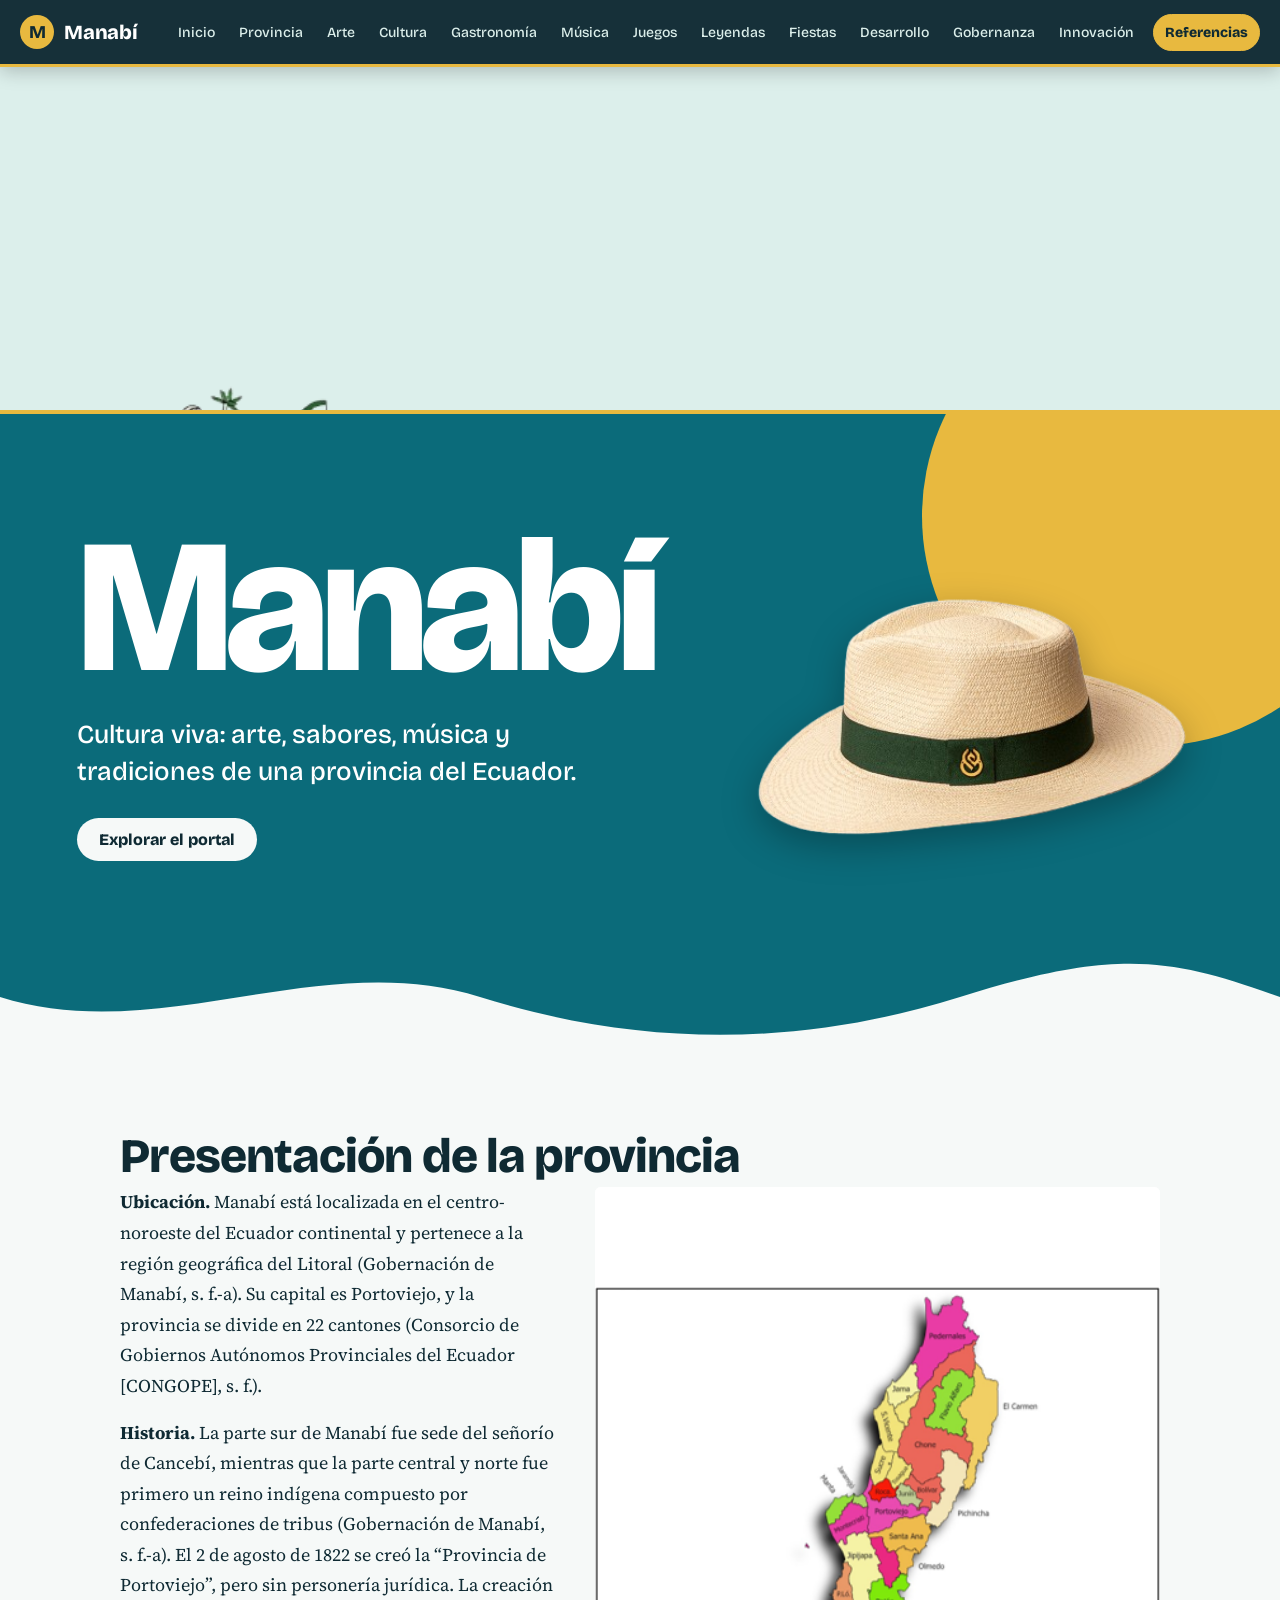
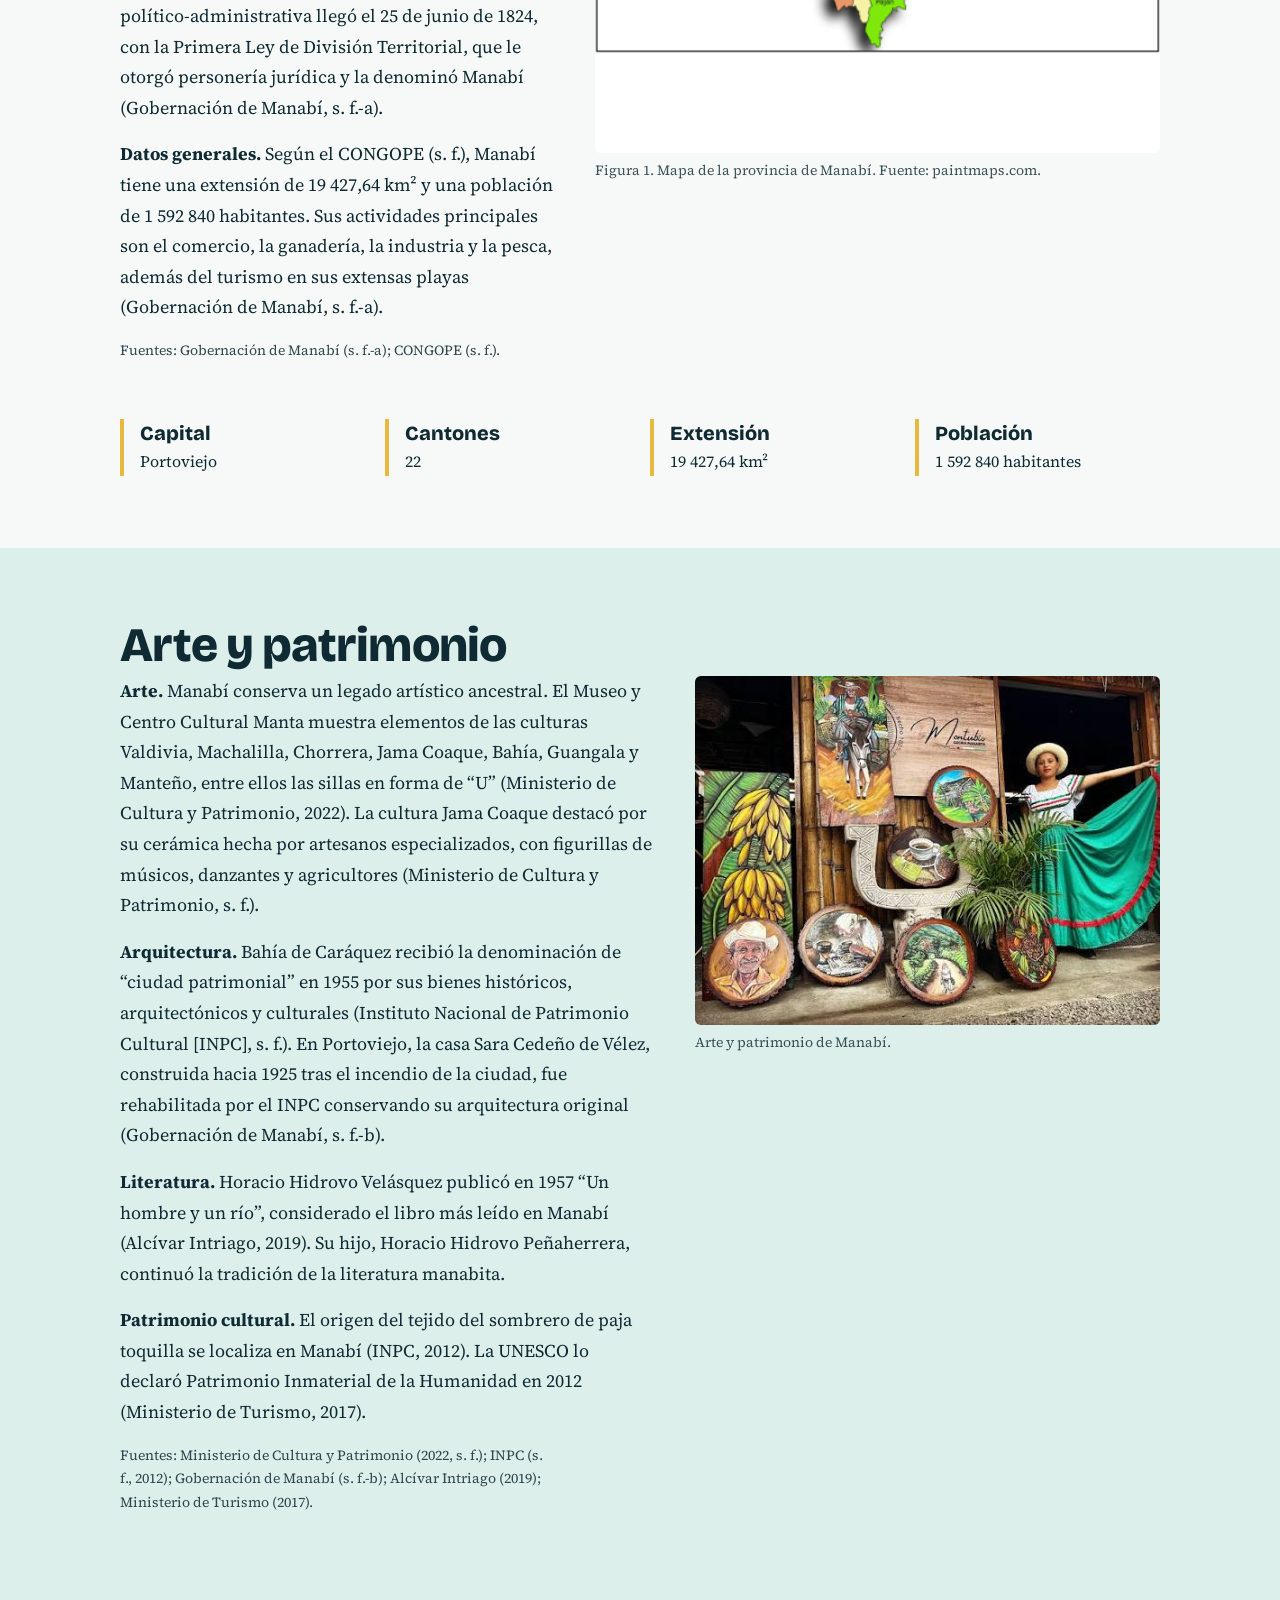
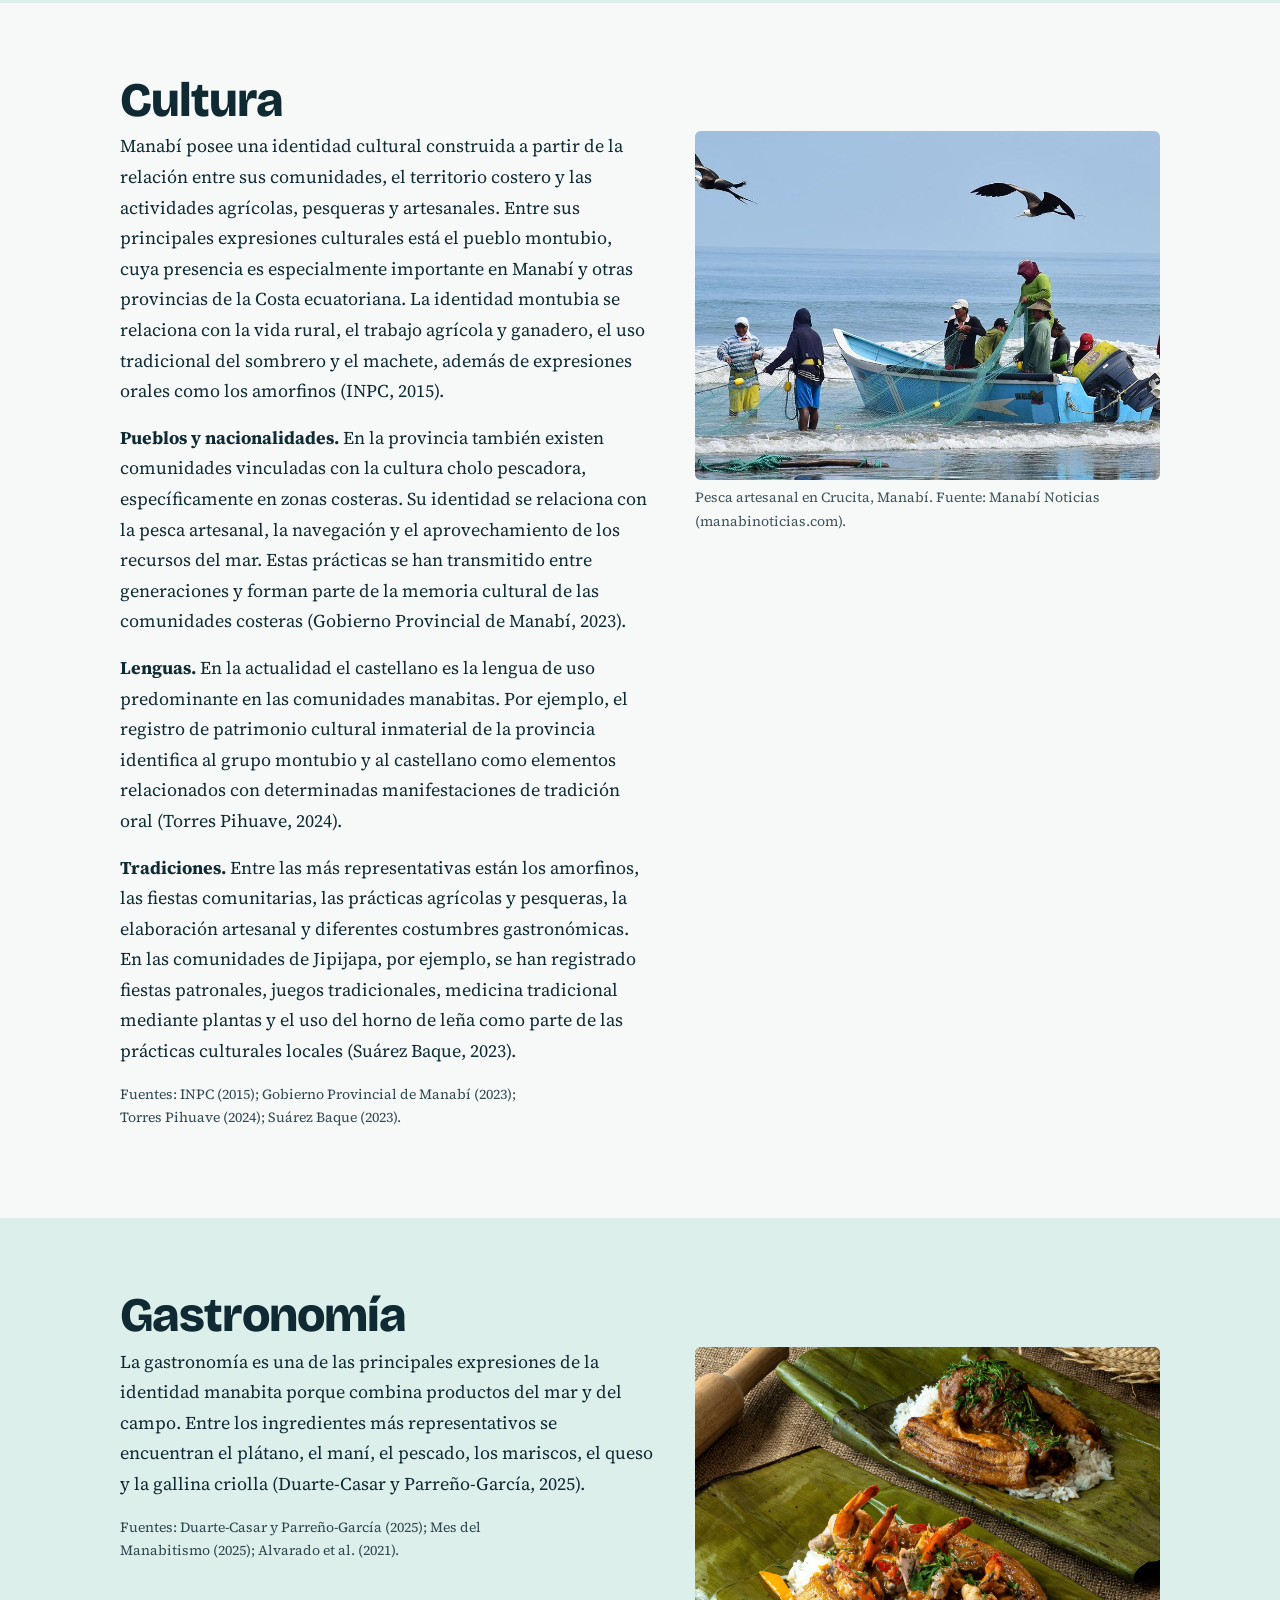
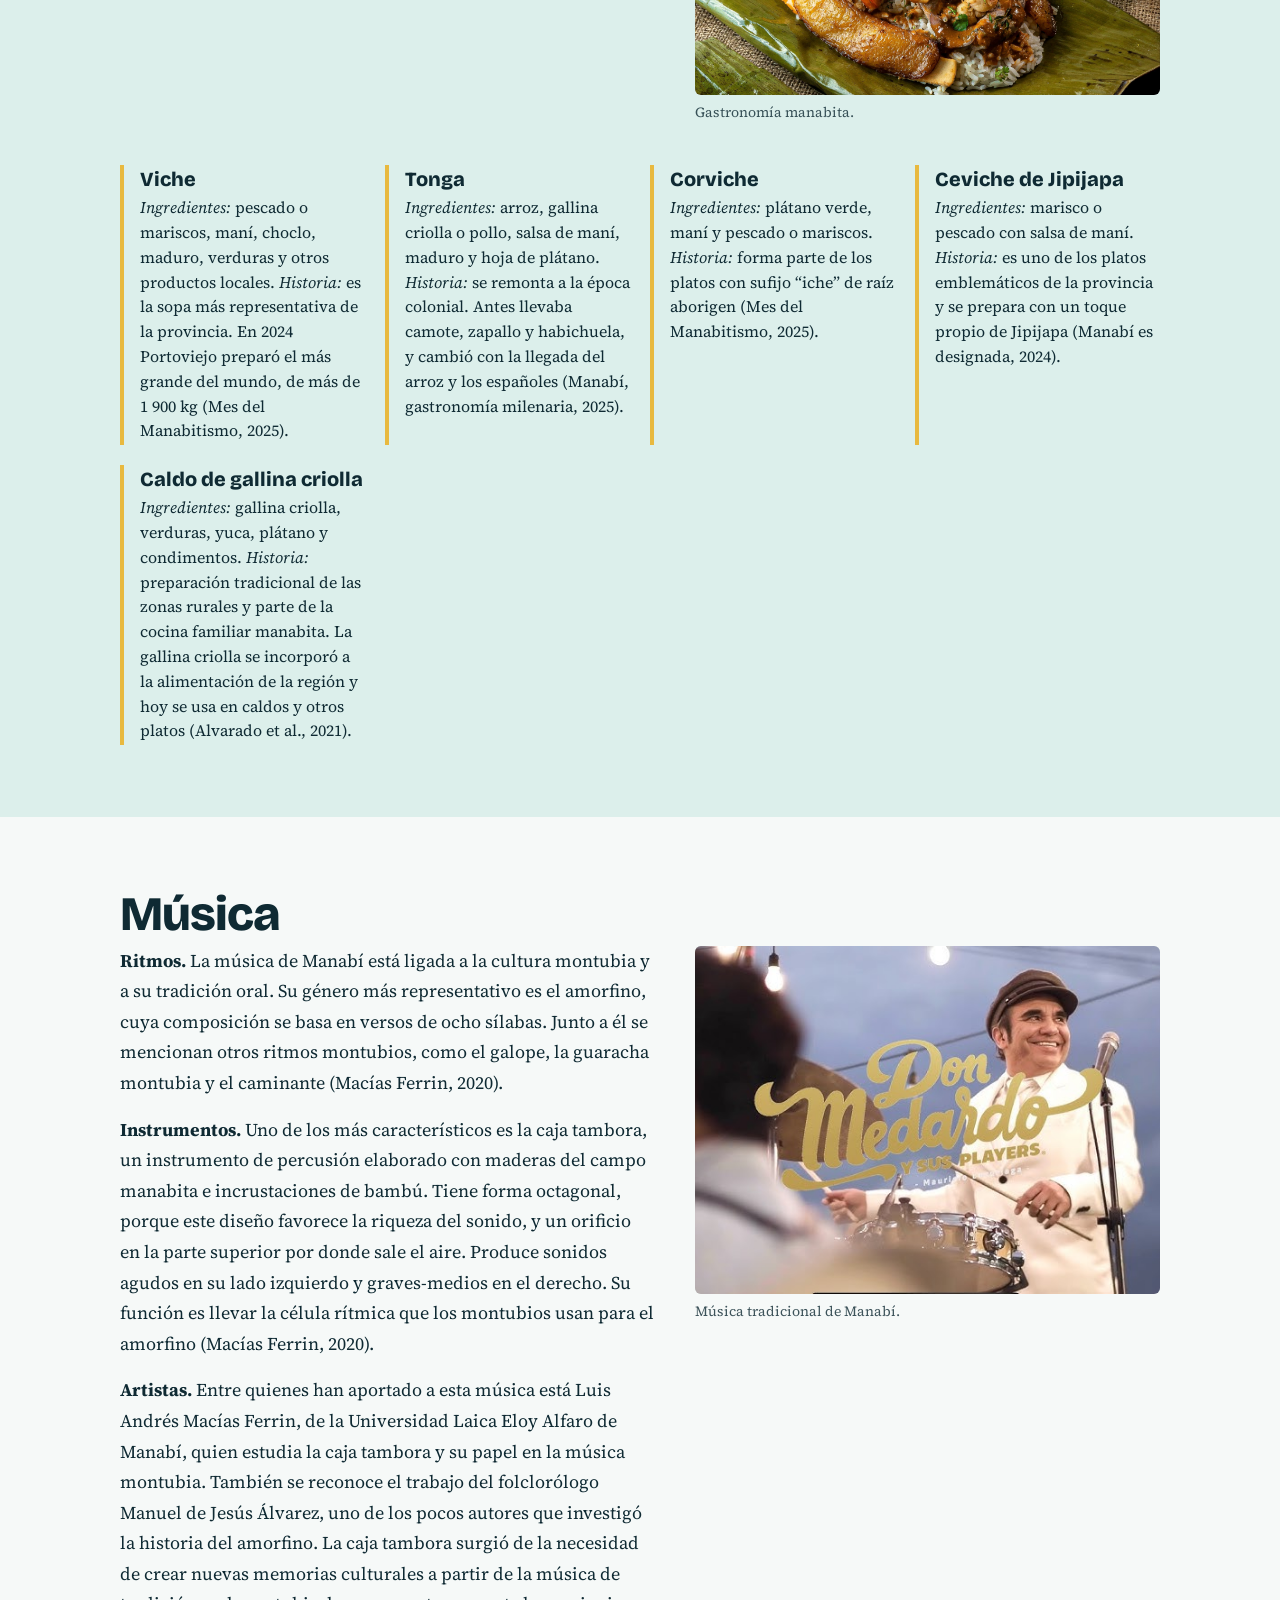
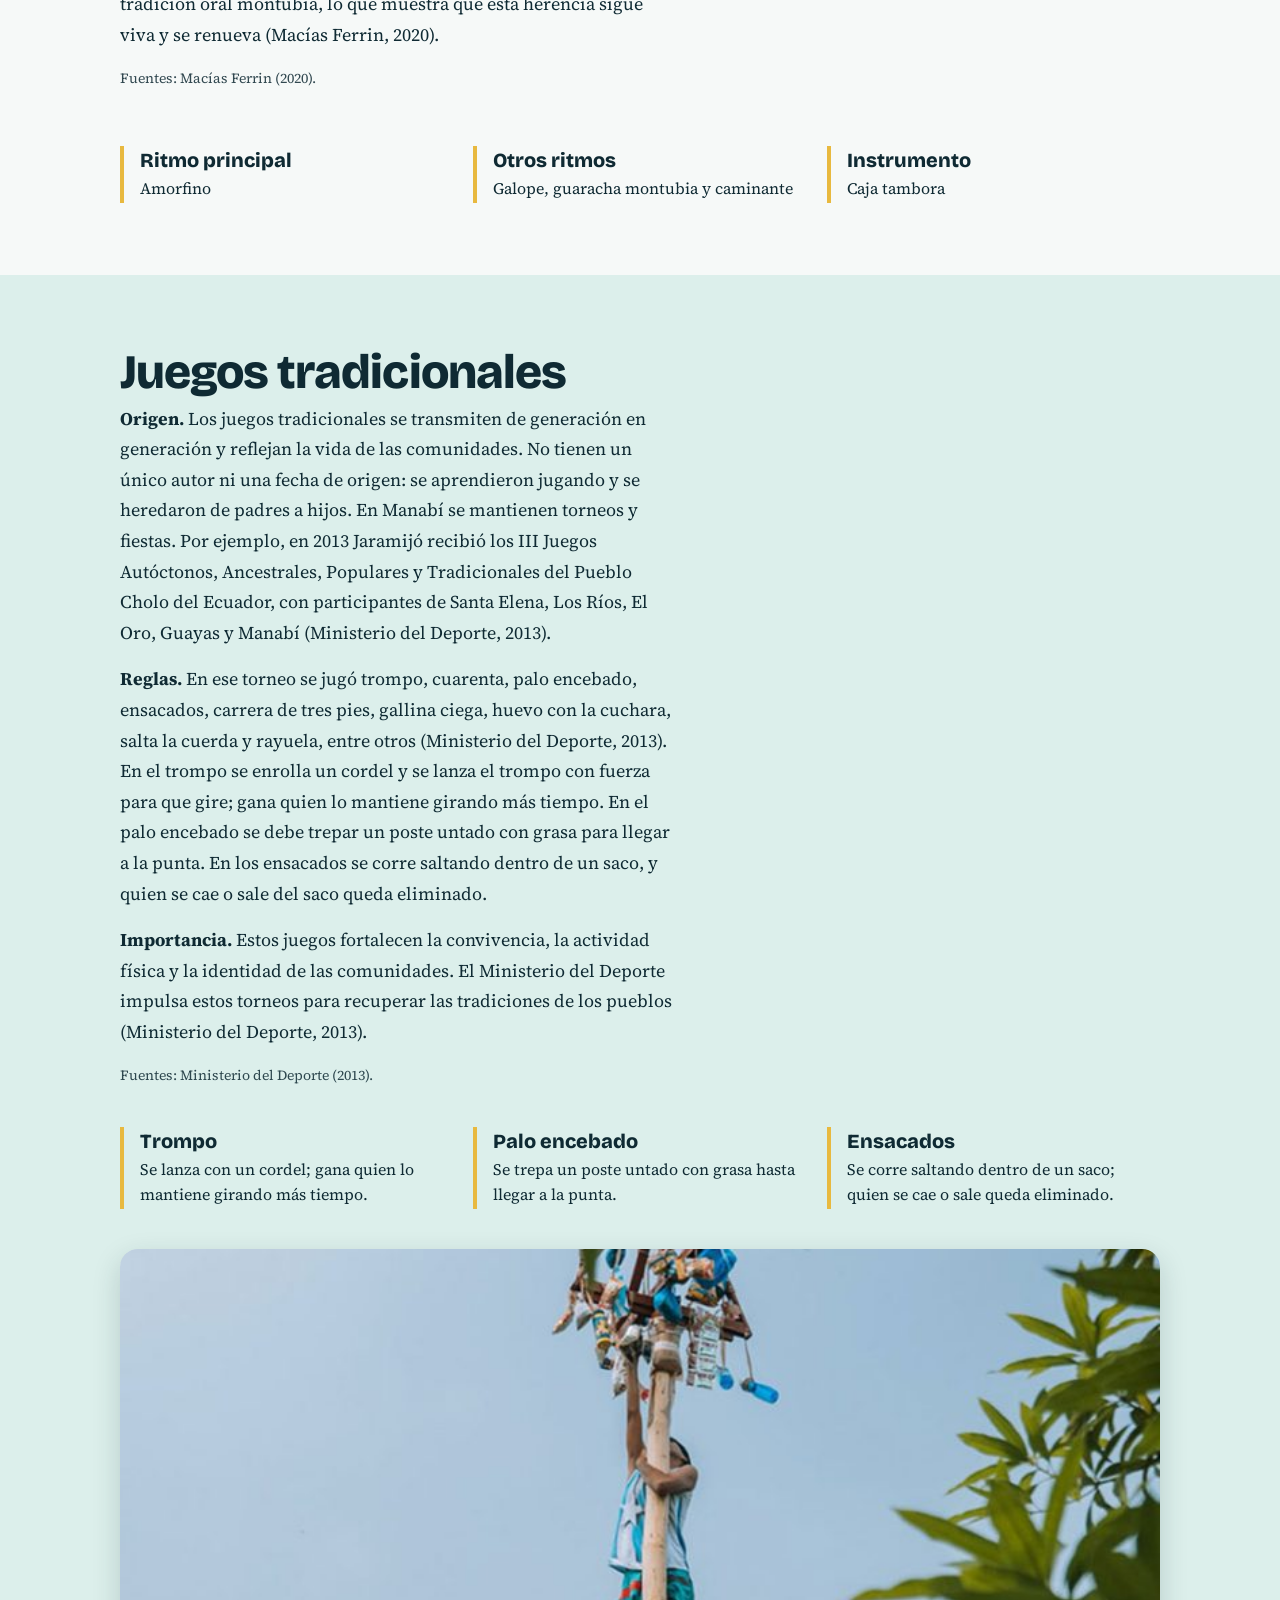
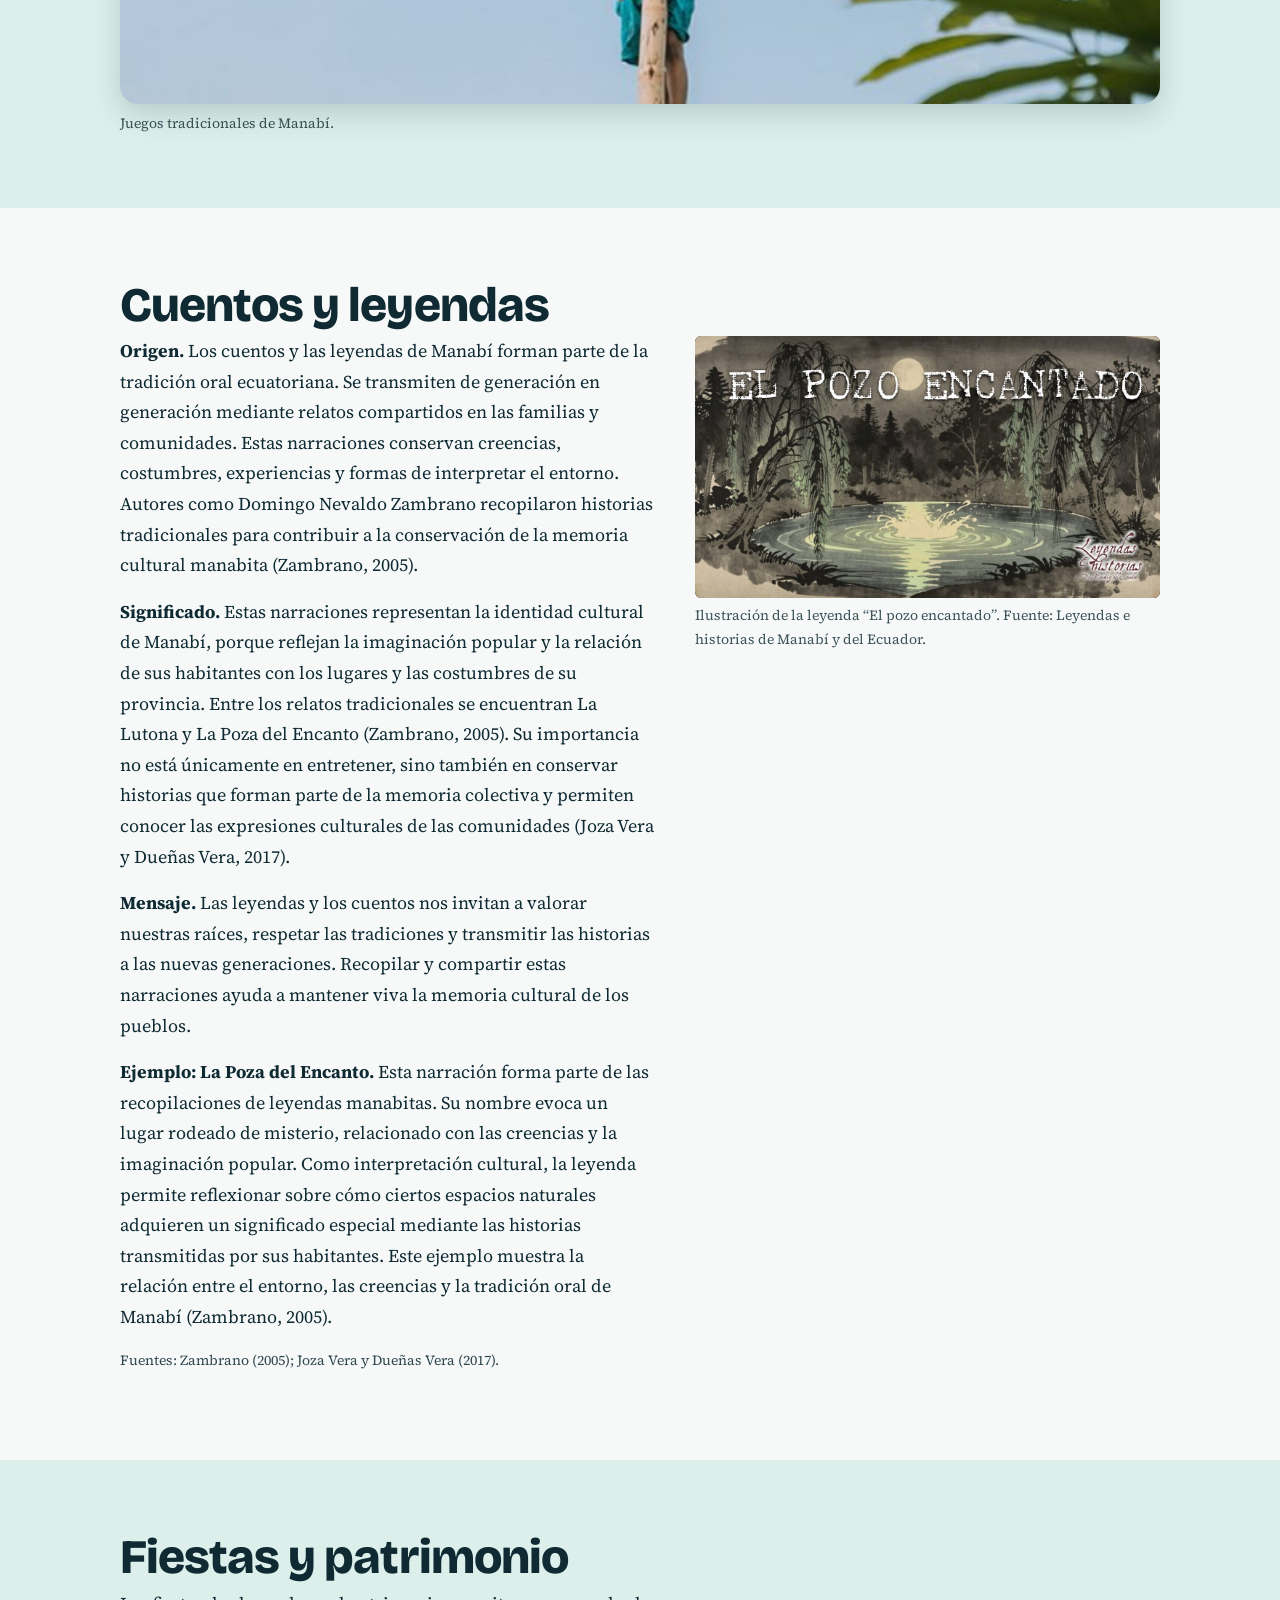
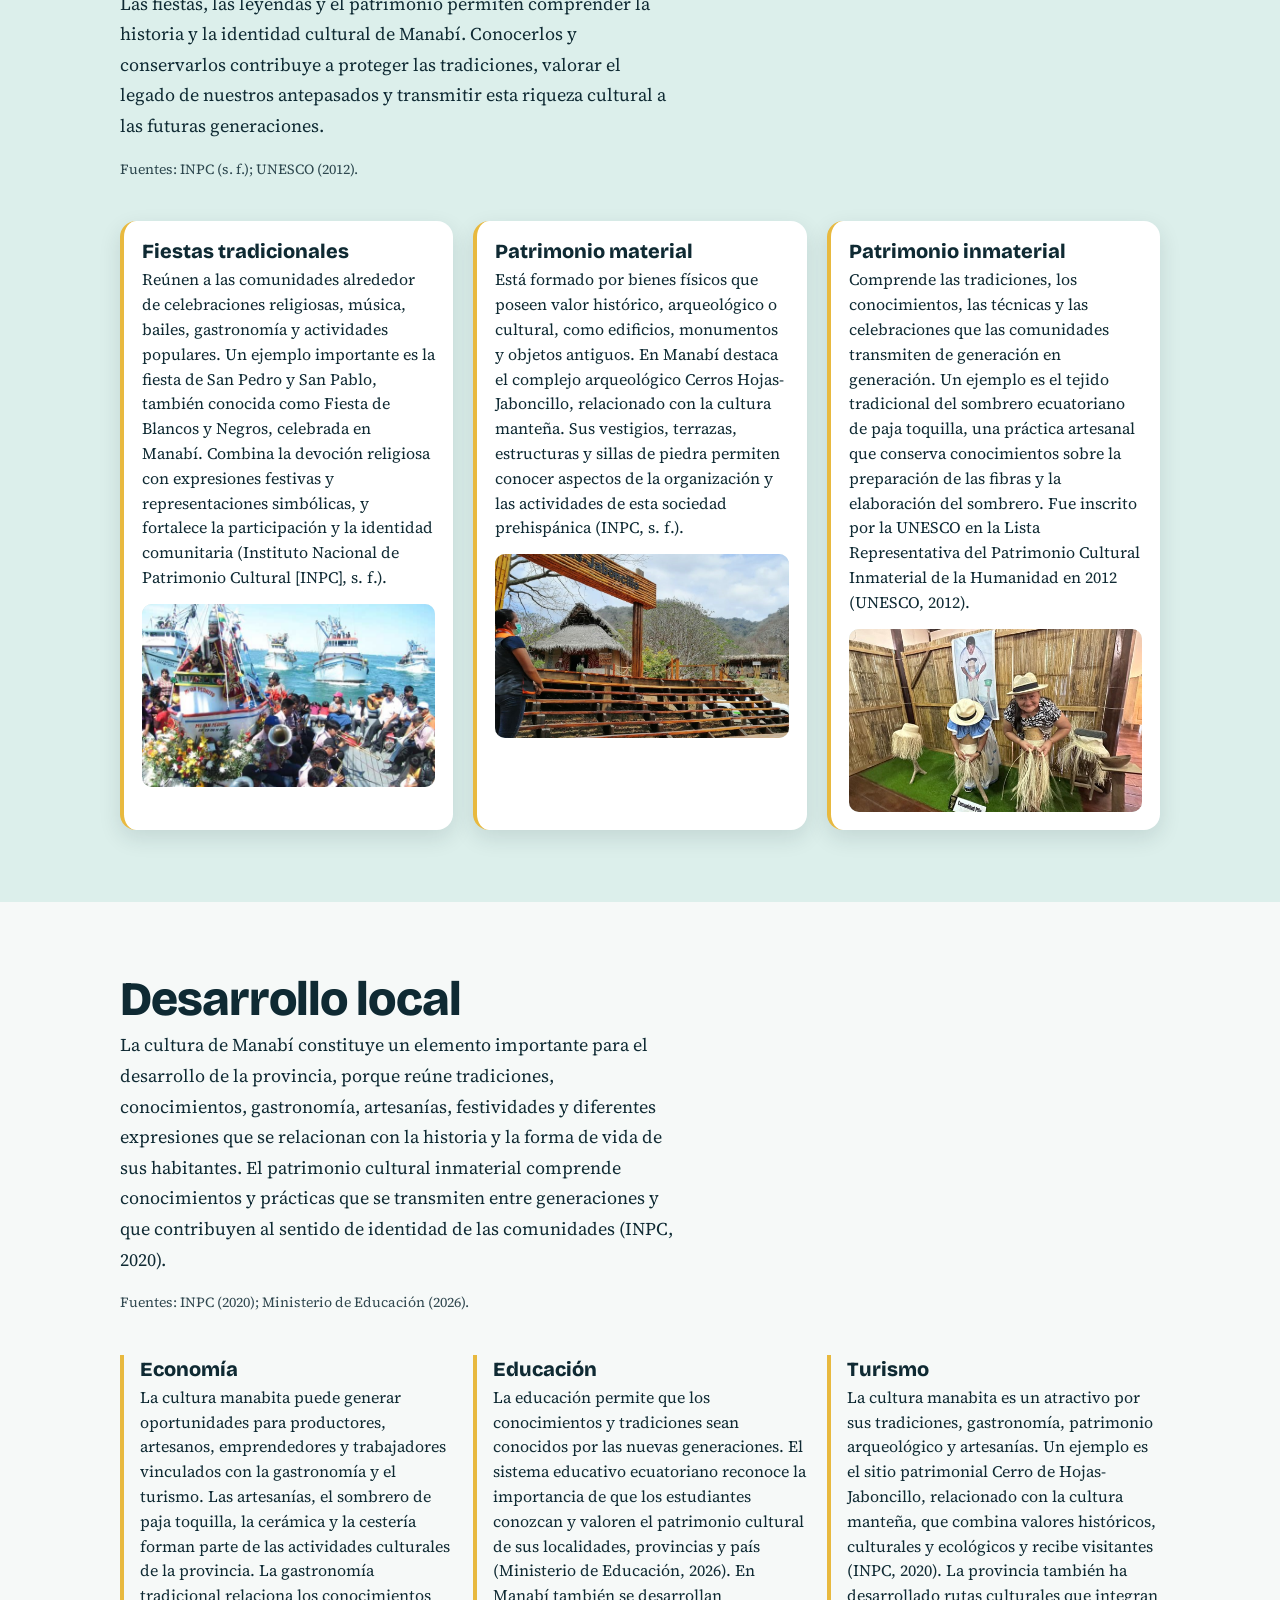
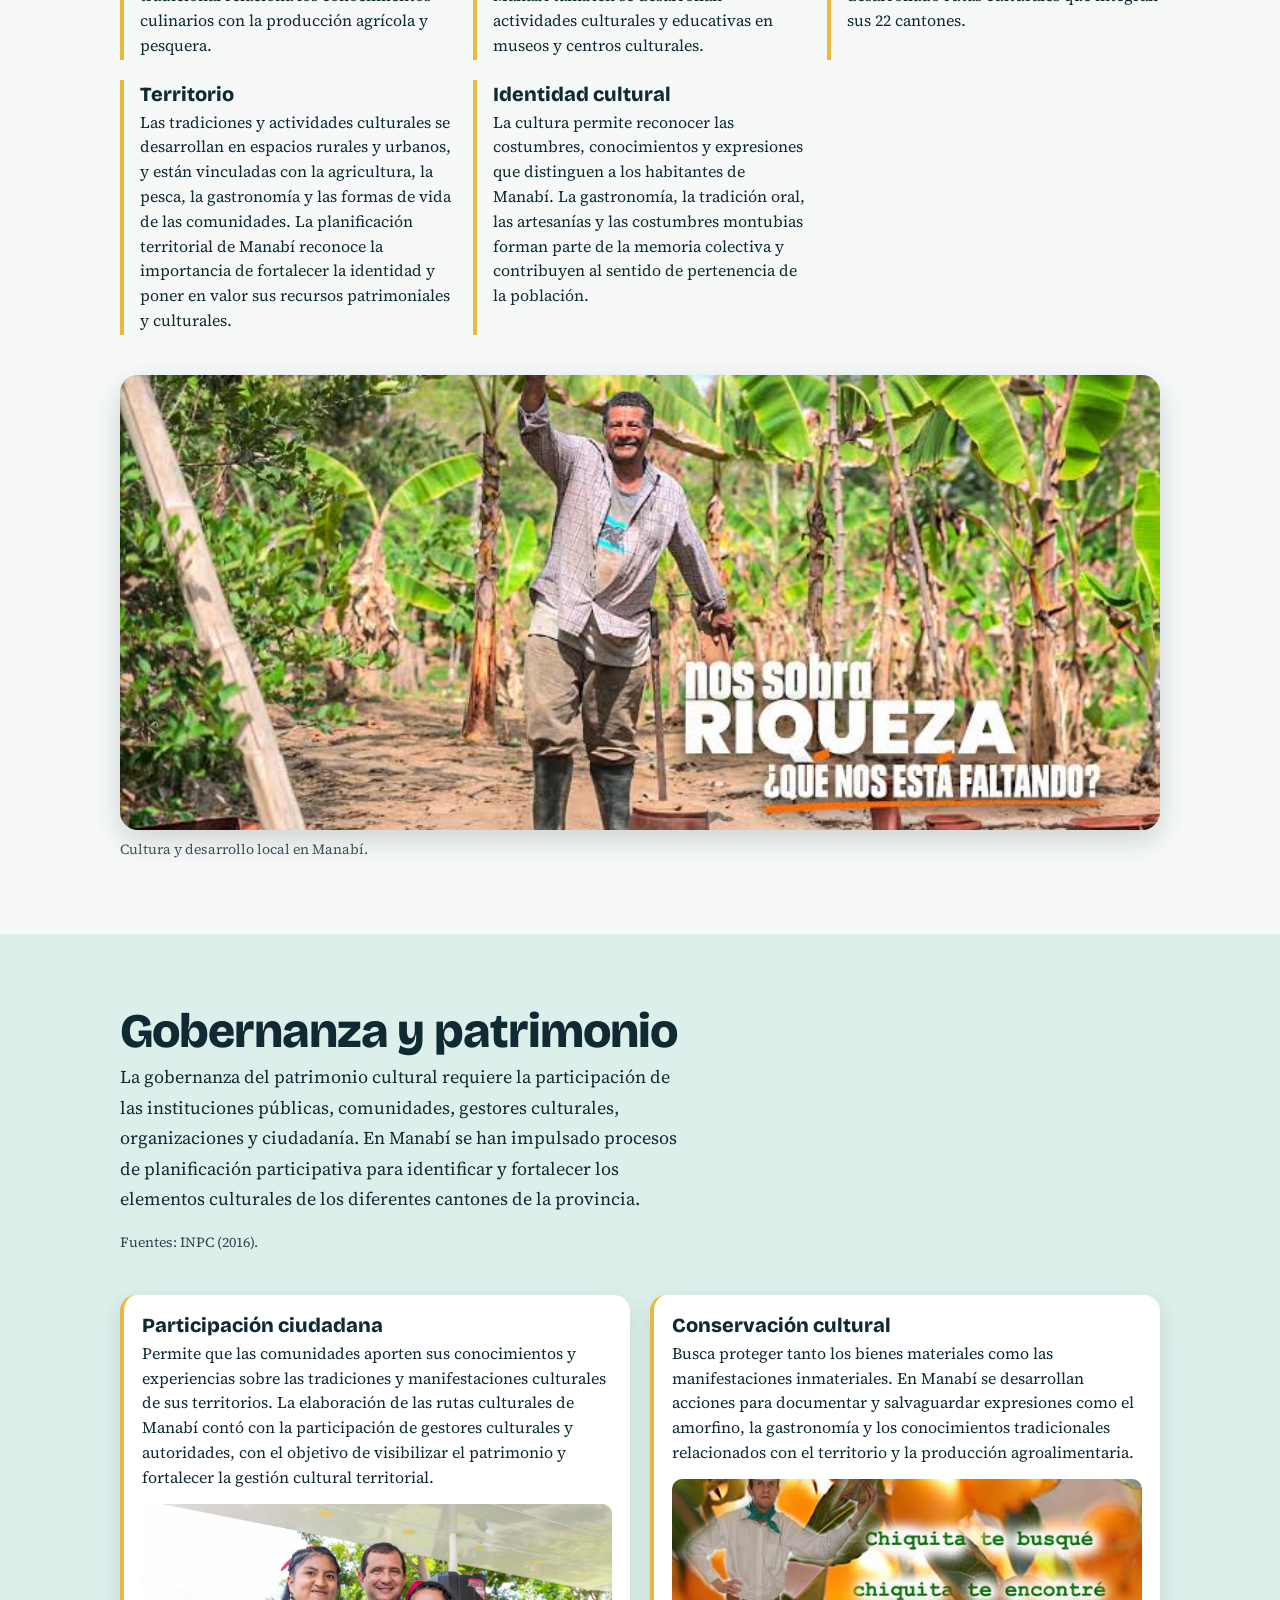
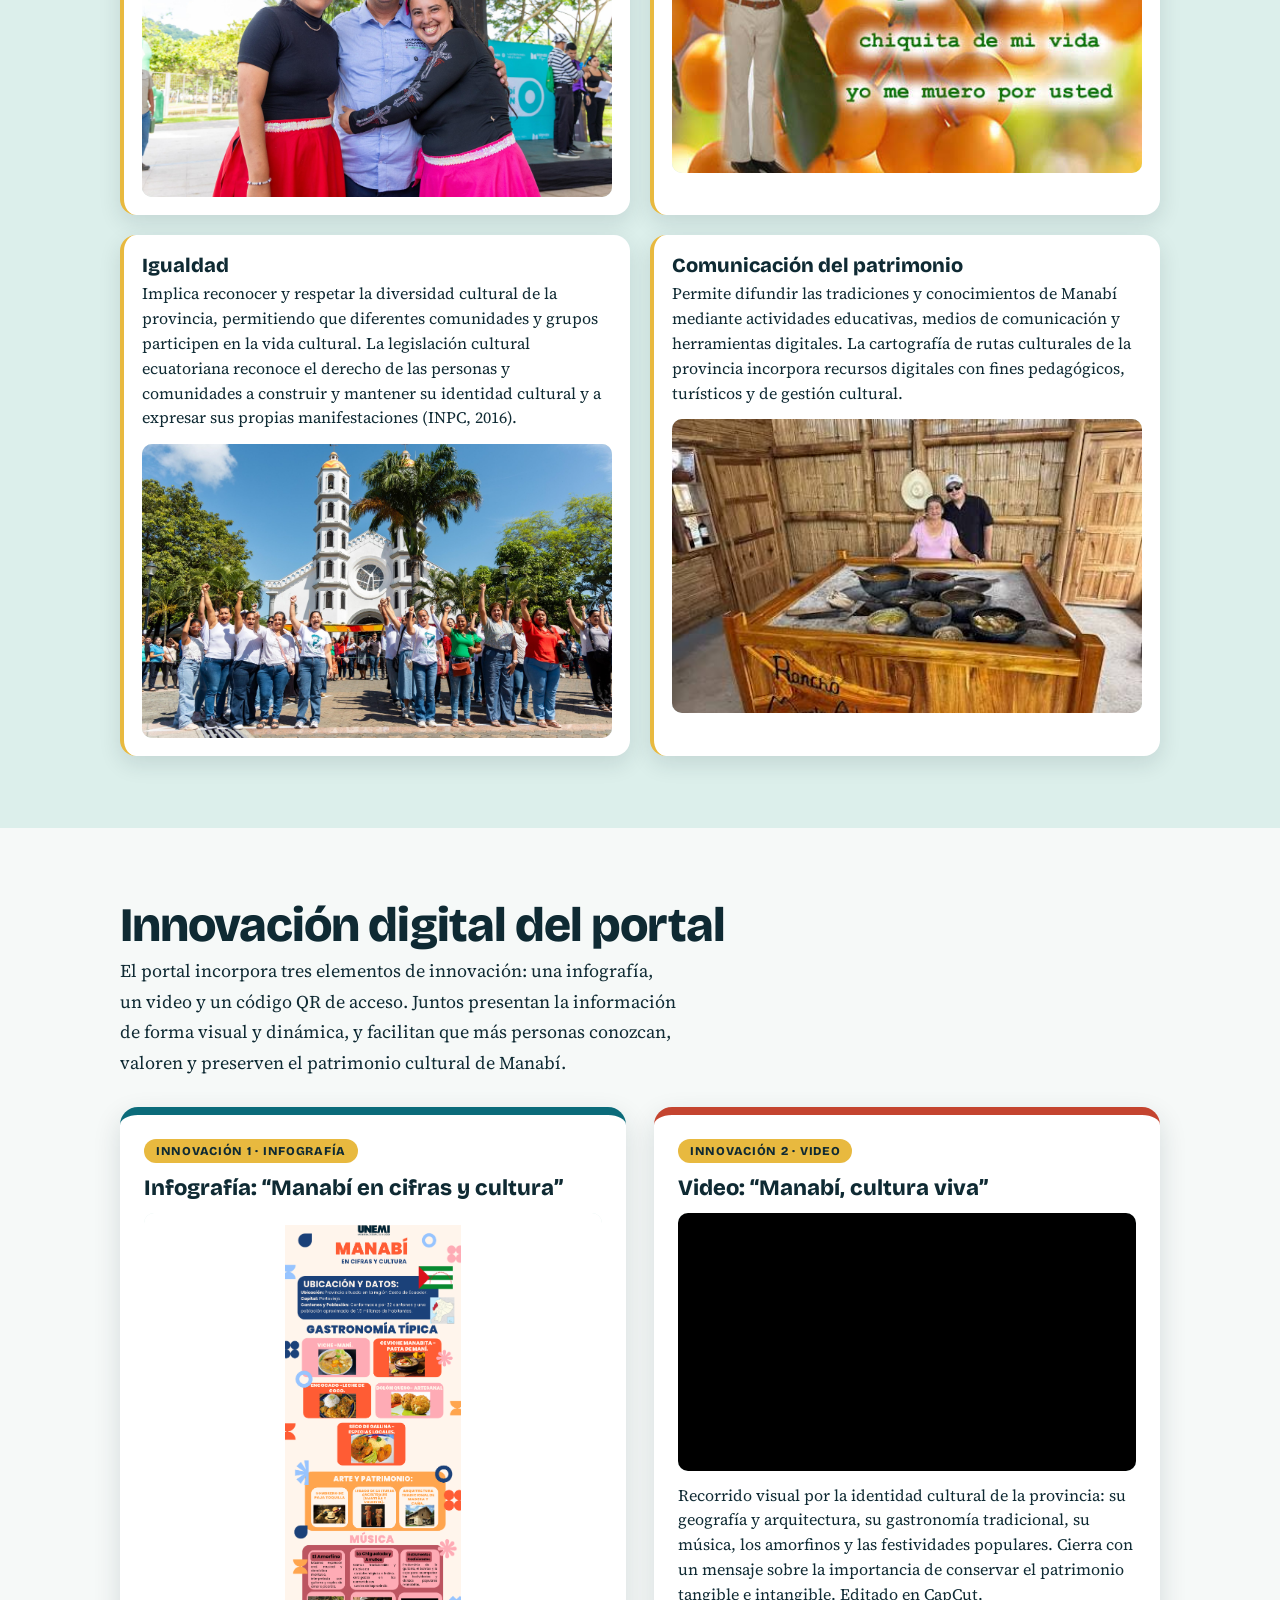
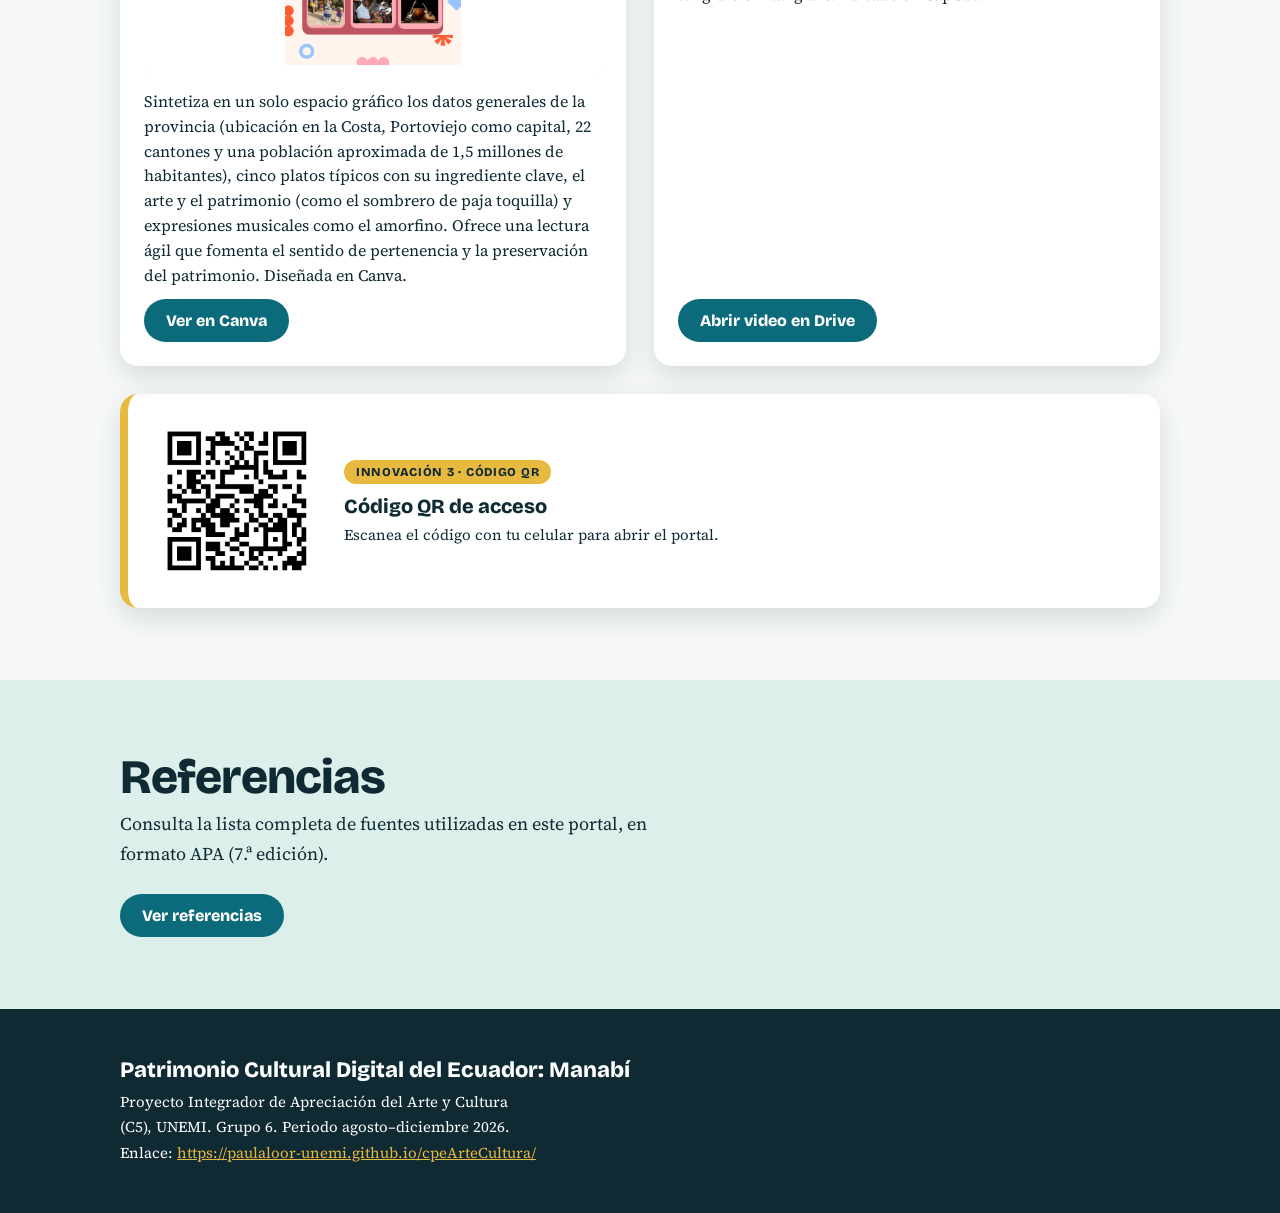
<file: index.html>
<!DOCTYPE html>
<html lang="es">
<head>
<meta charset="utf-8">
<meta name="viewport" content="width=device-width, initial-scale=1">
<title>Manabí, cultura viva | Patrimonio Cultural Digital del Ecuador</title>
<link rel="preconnect" href="https://fonts.googleapis.com">
<link href="https://fonts.googleapis.com/css2?family=Bricolage+Grotesque:wght@500;800&family=Source+Serif+4:ital,wght@0,400;0,600;1,400&display=swap" rel="stylesheet">
<link rel="stylesheet" href="style.css">
<style>
.btn-ref{display:inline-block;margin-top:8px;background:var(--mar);color:#fff;padding:12px 22px;border-radius:999px;font:800 16px var(--ft-t);text-decoration:none}
.btn-ref:hover{background:var(--tinta)}
#provincia .ph{aspect-ratio:1/1;background:#fff}
#provincia .ph img{object-fit:contain;background:#fff}
@media(min-width:761px){#provincia .cols{grid-template-columns:1fr 1.3fr}}
.marquee{--h:min(52vw,560px);position:relative;overflow:hidden;height:calc(var(--h)*.62);background:var(--espuma);border-bottom:4px solid var(--paja)}
.marquee img{position:absolute;top:50%;left:0;height:var(--h);width:auto;max-width:none;animation:pasa 22s linear infinite;will-change:transform}
.marquee:hover img{animation-play-state:paused}
@keyframes pasa{from{transform:translate(100vw,-50%)}to{transform:translate(-100%,-50%)}}
@media(prefers-reduced-motion:reduce){.marquee img{animation:none;left:50%;transform:translate(-50%,-50%)}}
.sombrero{position:absolute;right:3vw;top:4vh;width:clamp(280px,42vw,700px);height:auto;pointer-events:none;filter:drop-shadow(0 12px 18px rgba(0,0,0,.28))}
@media(max-width:760px){.sombrero{width:52vw;top:3vh;right:2vw}}
#leyendas .ph{aspect-ratio:16/9;background:#1d1d1b}
#leyendas .ph img{object-fit:contain}
.innov{display:grid;grid-template-columns:1fr 1fr;gap:28px;margin-top:28px;align-items:stretch}
.card{background:#fff;border-radius:18px;padding:24px;box-shadow:0 10px 28px rgba(15,42,51,.14);border-top:8px solid var(--mar);display:flex;flex-direction:column;gap:12px}
.card.c-vid{border-top-color:var(--coral)}
.card h3{font:800 22px/1.2 var(--ft-t);margin:0}
.card p{margin:0;font-size:16px;line-height:1.55}
.card .btn-ref{align-self:flex-start;margin-top:auto}
.card-body{border-radius:10px;overflow:hidden;background:var(--espuma)}
.card-body .ph{aspect-ratio:auto;min-height:200px;background:#fff;border-radius:0}
.card-body .ph{position:relative;display:block}
.card-body .ph span{position:absolute;inset:0;display:grid;place-items:center}
.card-body .ph img{position:relative;display:block;margin:auto;height:auto;max-width:100%;max-height:440px;object-fit:contain;background:#fff}
.card-body iframe{display:block;width:100%;aspect-ratio:16/9;border:0;background:#000}
.tag{display:inline-block;align-self:flex-start;background:var(--paja);color:var(--tinta);font:800 12px var(--ft-t);letter-spacing:.06em;text-transform:uppercase;padding:5px 12px;border-radius:999px}
.qrbox{display:flex;gap:22px;align-items:center;margin-top:28px;background:#fff;border-radius:18px;padding:22px 24px;box-shadow:0 10px 28px rgba(15,42,51,.14);border-left:8px solid var(--paja)}
.qrbox .qr{width:170px;height:170px;flex:none;padding:6px}.qrbox .qr img{object-fit:contain;background:#fff;padding:6px}
.qrbox h3{font:800 20px var(--ft-t);margin:8px 0 4px}.qrbox p{margin:0;font-size:15px}
@media(max-width:760px){.innov{grid-template-columns:1fr}.qrbox{flex-direction:column;align-items:flex-start}}
.banner{margin:40px 0 0}.banner .ph{aspect-ratio:16/7;border-radius:18px;box-shadow:0 10px 28px rgba(15,42,51,.18)}
.banner figcaption{margin-top:8px}
.item.con-img{background:#fff;border-radius:16px;padding:18px;box-shadow:0 8px 22px rgba(15,42,51,.12)}
.card-img{margin:14px 0 0}.card-img .ph{aspect-ratio:16/10;border-radius:10px}
#leyendas .ph{aspect-ratio:16/9;background:#1d1d1b}
#leyendas .ph img{object-fit:contain}
</style>
</head>
<body>

<nav class="navbar" id="menu" aria-label="Secciones"></nav>

<div class="marquee" aria-label="Manabí en movimiento"><img src="img/movimiento.png" alt="Manabí en movimiento" onerror="this.closest('.marquee').remove()"></div>

<header class="hero" id="inicio">
  <img class="sombrero" src="img/sombrero.png" alt="Sombrero de paja toquilla" onerror="this.remove()">
  <h1>Manabí</h1>
  <p>Cultura viva: arte, sabores, música y tradiciones de una provincia del Ecuador.</p>
  <a class="btn" href="#provincia">Explorar el portal</a>
  <svg viewBox="0 0 1200 100" preserveAspectRatio="none" aria-hidden="true"><path d="M0 50 C150 90 300 10 450 50 S750 90 900 50 S1100 20 1200 50 V100 H0Z" fill="#f6f9f8"/></svg>
</header>

<main id="contenido"></main>

<footer>
  <div class="in">
    <div>
      <h3 id="pie-titulo"></h3>
      <p id="pie-texto"></p>
    </div>
  </div>
</footer>

<script>
/* =====================================================================
   TODO EL CONTENIDO SE EDITA AQUÍ (no hace falta tocar el HTML)
   - Cambia textos entre comillas.
   - Imágenes: guarda el archivo en la carpeta "img/" y escribe su nombre.
     Si la imagen no existe, se muestra un recuadro de relleno.
   ===================================================================== */

const SITIO = {
  piTitulo: "Patrimonio Cultural Digital del Ecuador: Manabí",
  piTexto: "Proyecto Integrador de Apreciación del Arte y Cultura (C5), UNEMI. Grupo 6. Periodo agosto–diciembre 2026.",
  enlace: "https://paulaloor-unemi.github.io/cpeArteCultura/"
};

const SECCIONES = [
 { id:"provincia", nav:"Provincia", titulo:"Presentación de la provincia",
   texto:[
    "<strong>Ubicación.</strong> Manabí está localizada en el centro-noroeste del Ecuador continental y pertenece a la región geográfica del Litoral (Gobernación de Manabí, s. f.-a). Su capital es Portoviejo, y la provincia se divide en 22 cantones (Consorcio de Gobiernos Autónomos Provinciales del Ecuador [CONGOPE], s. f.).",
    "<strong>Historia.</strong> La parte sur de Manabí fue sede del señorío de Cancebí, mientras que la parte central y norte fue primero un reino indígena compuesto por confederaciones de tribus (Gobernación de Manabí, s. f.-a). El 2 de agosto de 1822 se creó la “Provincia de Portoviejo”, pero sin personería jurídica. La creación político-administrativa llegó el 25 de junio de 1824, con la Primera Ley de División Territorial, que le otorgó personería jurídica y la denominó Manabí (Gobernación de Manabí, s. f.-a).",
    "<strong>Datos generales.</strong> Según el CONGOPE (s. f.), Manabí tiene una extensión de 19 427,64 km² y una población de 1 592 840 habitantes. Sus actividades principales son el comercio, la ganadería, la industria y la pesca, además del turismo en sus extensas playas (Gobernación de Manabí, s. f.-a)."],
   items:[{t:"Capital",d:"Portoviejo"},{t:"Cantones",d:"22"},{t:"Extensión",d:"19 427,64 km²"},{t:"Población",d:"1 592 840 habitantes"}],
   img:"mapa-manabi.png", pie:"Figura 1. Mapa de la provincia de Manabí. Fuente: paintmaps.com.",
   fuentes:"Gobernación de Manabí (s. f.-a); CONGOPE (s. f.)." },

 { id:"arte", nav:"Arte", titulo:"Arte y patrimonio",
   texto:[
    "<strong>Arte.</strong> Manabí conserva un legado artístico ancestral. El Museo y Centro Cultural Manta muestra elementos de las culturas Valdivia, Machalilla, Chorrera, Jama Coaque, Bahía, Guangala y Manteño, entre ellos las sillas en forma de “U” (Ministerio de Cultura y Patrimonio, 2022). La cultura Jama Coaque destacó por su cerámica hecha por artesanos especializados, con figurillas de músicos, danzantes y agricultores (Ministerio de Cultura y Patrimonio, s. f.).",
    "<strong>Arquitectura.</strong> Bahía de Caráquez recibió la denominación de “ciudad patrimonial” en 1955 por sus bienes históricos, arquitectónicos y culturales (Instituto Nacional de Patrimonio Cultural [INPC], s. f.). En Portoviejo, la casa Sara Cedeño de Vélez, construida hacia 1925 tras el incendio de la ciudad, fue rehabilitada por el INPC conservando su arquitectura original (Gobernación de Manabí, s. f.-b).",
    "<strong>Literatura.</strong> Horacio Hidrovo Velásquez publicó en 1957 “Un hombre y un río”, considerado el libro más leído en Manabí (Alcívar Intriago, 2019). Su hijo, Horacio Hidrovo Peñaherrera, continuó la tradición de la literatura manabita.",
    "<strong>Patrimonio cultural.</strong> El origen del tejido del sombrero de paja toquilla se localiza en Manabí (INPC, 2012). La UNESCO lo declaró Patrimonio Inmaterial de la Humanidad en 2012 (Ministerio de Turismo, 2017)."],
   items:[],
   img:"arte.jpg", pie:"Arte y patrimonio de Manabí.",
   fuentes:"Ministerio de Cultura y Patrimonio (2022, s. f.); INPC (s. f., 2012); Gobernación de Manabí (s. f.-b); Alcívar Intriago (2019); Ministerio de Turismo (2017)." },

 { id:"cultura", nav:"Cultura", titulo:"Cultura",
   texto:[
    "Manabí posee una identidad cultural construida a partir de la relación entre sus comunidades, el territorio costero y las actividades agrícolas, pesqueras y artesanales. Entre sus principales expresiones culturales está el pueblo montubio, cuya presencia es especialmente importante en Manabí y otras provincias de la Costa ecuatoriana. La identidad montubia se relaciona con la vida rural, el trabajo agrícola y ganadero, el uso tradicional del sombrero y el machete, además de expresiones orales como los amorfinos (INPC, 2015).",
    "<strong>Pueblos y nacionalidades.</strong> En la provincia también existen comunidades vinculadas con la cultura cholo pescadora, específicamente en zonas costeras. Su identidad se relaciona con la pesca artesanal, la navegación y el aprovechamiento de los recursos del mar. Estas prácticas se han transmitido entre generaciones y forman parte de la memoria cultural de las comunidades costeras (Gobierno Provincial de Manabí, 2023).",
    "<strong>Lenguas.</strong> En la actualidad el castellano es la lengua de uso predominante en las comunidades manabitas. Por ejemplo, el registro de patrimonio cultural inmaterial de la provincia identifica al grupo montubio y al castellano como elementos relacionados con determinadas manifestaciones de tradición oral (Torres Pihuave, 2024).",
    "<strong>Tradiciones.</strong> Entre las más representativas están los amorfinos, las fiestas comunitarias, las prácticas agrícolas y pesqueras, la elaboración artesanal y diferentes costumbres gastronómicas. En las comunidades de Jipijapa, por ejemplo, se han registrado fiestas patronales, juegos tradicionales, medicina tradicional mediante plantas y el uso del horno de leña como parte de las prácticas culturales locales (Suárez Baque, 2023)."],
   items:[],
   img:"cultura.jpg", pie:"Pesca artesanal en Crucita, Manabí. Fuente: Manabí Noticias (manabinoticias.com).",
   fuentes:"INPC (2015); Gobierno Provincial de Manabí (2023); Torres Pihuave (2024); Suárez Baque (2023)." },

 { id:"gastronomia", nav:"Gastronomía", titulo:"Gastronomía",
   texto:["La gastronomía es una de las principales expresiones de la identidad manabita porque combina productos del mar y del campo. Entre los ingredientes más representativos se encuentran el plátano, el maní, el pescado, los mariscos, el queso y la gallina criolla (Duarte-Casar y Parreño-García, 2025)."],
   items:[
    {t:"Viche",d:"<em>Ingredientes:</em> pescado o mariscos, maní, choclo, maduro, verduras y otros productos locales. <em>Historia:</em> es la sopa más representativa de la provincia. En 2024 Portoviejo preparó el más grande del mundo, de más de 1 900 kg (Mes del Manabitismo, 2025)."},
    {t:"Tonga",d:"<em>Ingredientes:</em> arroz, gallina criolla o pollo, salsa de maní, maduro y hoja de plátano. <em>Historia:</em> se remonta a la época colonial. Antes llevaba camote, zapallo y habichuela, y cambió con la llegada del arroz y los españoles (Manabí, gastronomía milenaria, 2025)."},
    {t:"Corviche",d:"<em>Ingredientes:</em> plátano verde, maní y pescado o mariscos. <em>Historia:</em> forma parte de los platos con sufijo “iche” de raíz aborigen (Mes del Manabitismo, 2025)."},
    {t:"Ceviche de Jipijapa",d:"<em>Ingredientes:</em> marisco o pescado con salsa de maní. <em>Historia:</em> es uno de los platos emblemáticos de la provincia y se prepara con un toque propio de Jipijapa (Manabí es designada, 2024)."},
    {t:"Caldo de gallina criolla",d:"<em>Ingredientes:</em> gallina criolla, verduras, yuca, plátano y condimentos. <em>Historia:</em> preparación tradicional de las zonas rurales y parte de la cocina familiar manabita. La gallina criolla se incorporó a la alimentación de la región y hoy se usa en caldos y otros platos (Alvarado et al., 2021)."}],
   img:"gastronomia.jpg", pie:"Gastronomía manabita.",
   fuentes:"Duarte-Casar y Parreño-García (2025); Mes del Manabitismo (2025); Alvarado et al. (2021)." },

 { id:"musica", nav:"Música", titulo:"Música",
   texto:[
    "<strong>Ritmos.</strong> La música de Manabí está ligada a la cultura montubia y a su tradición oral. Su género más representativo es el amorfino, cuya composición se basa en versos de ocho sílabas. Junto a él se mencionan otros ritmos montubios, como el galope, la guaracha montubia y el caminante (Macías Ferrin, 2020).",
    "<strong>Instrumentos.</strong> Uno de los más característicos es la caja tambora, un instrumento de percusión elaborado con maderas del campo manabita e incrustaciones de bambú. Tiene forma octagonal, porque este diseño favorece la riqueza del sonido, y un orificio en la parte superior por donde sale el aire. Produce sonidos agudos en su lado izquierdo y graves-medios en el derecho. Su función es llevar la célula rítmica que los montubios usan para el amorfino (Macías Ferrin, 2020).",
    "<strong>Artistas.</strong> Entre quienes han aportado a esta música está Luis Andrés Macías Ferrin, de la Universidad Laica Eloy Alfaro de Manabí, quien estudia la caja tambora y su papel en la música montubia. También se reconoce el trabajo del folclorólogo Manuel de Jesús Álvarez, uno de los pocos autores que investigó la historia del amorfino. La caja tambora surgió de la necesidad de crear nuevas memorias culturales a partir de la música de tradición oral montubia, lo que muestra que esta herencia sigue viva y se renueva (Macías Ferrin, 2020)."],
   items:[{t:"Ritmo principal",d:"Amorfino"},{t:"Otros ritmos",d:"Galope, guaracha montubia y caminante"},{t:"Instrumento",d:"Caja tambora"}],
   img:"musica.jpg", pie:"Música tradicional de Manabí.", fuentes:"Macías Ferrin (2020)." },

 { id:"juegos", nav:"Juegos", titulo:"Juegos tradicionales",
   texto:[
    "<strong>Origen.</strong> Los juegos tradicionales se transmiten de generación en generación y reflejan la vida de las comunidades. No tienen un único autor ni una fecha de origen: se aprendieron jugando y se heredaron de padres a hijos. En Manabí se mantienen torneos y fiestas. Por ejemplo, en 2013 Jaramijó recibió los III Juegos Autóctonos, Ancestrales, Populares y Tradicionales del Pueblo Cholo del Ecuador, con participantes de Santa Elena, Los Ríos, El Oro, Guayas y Manabí (Ministerio del Deporte, 2013).",
    "<strong>Reglas.</strong> En ese torneo se jugó trompo, cuarenta, palo encebado, ensacados, carrera de tres pies, gallina ciega, huevo con la cuchara, salta la cuerda y rayuela, entre otros (Ministerio del Deporte, 2013). En el trompo se enrolla un cordel y se lanza el trompo con fuerza para que gire; gana quien lo mantiene girando más tiempo. En el palo encebado se debe trepar un poste untado con grasa para llegar a la punta. En los ensacados se corre saltando dentro de un saco, y quien se cae o sale del saco queda eliminado.",
    "<strong>Importancia.</strong> Estos juegos fortalecen la convivencia, la actividad física y la identidad de las comunidades. El Ministerio del Deporte impulsa estos torneos para recuperar las tradiciones de los pueblos (Ministerio del Deporte, 2013)."],
   items:[{t:"Trompo",d:"Se lanza con un cordel; gana quien lo mantiene girando más tiempo."},{t:"Palo encebado",d:"Se trepa un poste untado con grasa hasta llegar a la punta."},{t:"Ensacados",d:"Se corre saltando dentro de un saco; quien se cae o sale queda eliminado."}],
   banner:"juegos_tradicionales.jpg", bannerPie:"Juegos tradicionales de Manabí.",
   fuentes:"Ministerio del Deporte (2013)." },

 { id:"leyendas", nav:"Leyendas", titulo:"Cuentos y leyendas",
   texto:[
    "<strong>Origen.</strong> Los cuentos y las leyendas de Manabí forman parte de la tradición oral ecuatoriana. Se transmiten de generación en generación mediante relatos compartidos en las familias y comunidades. Estas narraciones conservan creencias, costumbres, experiencias y formas de interpretar el entorno. Autores como Domingo Nevaldo Zambrano recopilaron historias tradicionales para contribuir a la conservación de la memoria cultural manabita (Zambrano, 2005).",
    "<strong>Significado.</strong> Estas narraciones representan la identidad cultural de Manabí, porque reflejan la imaginación popular y la relación de sus habitantes con los lugares y las costumbres de su provincia. Entre los relatos tradicionales se encuentran La Lutona y La Poza del Encanto (Zambrano, 2005). Su importancia no está únicamente en entretener, sino también en conservar historias que forman parte de la memoria colectiva y permiten conocer las expresiones culturales de las comunidades (Joza Vera y Dueñas Vera, 2017).",
    "<strong>Mensaje.</strong> Las leyendas y los cuentos nos invitan a valorar nuestras raíces, respetar las tradiciones y transmitir las historias a las nuevas generaciones. Recopilar y compartir estas narraciones ayuda a mantener viva la memoria cultural de los pueblos.",
    "<strong>Ejemplo: La Poza del Encanto.</strong> Esta narración forma parte de las recopilaciones de leyendas manabitas. Su nombre evoca un lugar rodeado de misterio, relacionado con las creencias y la imaginación popular. Como interpretación cultural, la leyenda permite reflexionar sobre cómo ciertos espacios naturales adquieren un significado especial mediante las historias transmitidas por sus habitantes. Este ejemplo muestra la relación entre el entorno, las creencias y la tradición oral de Manabí (Zambrano, 2005)."],
   items:[],
   img:"leyenda-pozo.jpg", pie:"Ilustración de la leyenda “El pozo encantado”. Fuente: Leyendas e historias de Manabí y del Ecuador.",
   fuentes:"Zambrano (2005); Joza Vera y Dueñas Vera (2017)." },

 { id:"fiestas", nav:"Fiestas", titulo:"Fiestas y patrimonio",
   texto:[
    "Las fiestas, las leyendas y el patrimonio permiten comprender la historia y la identidad cultural de Manabí. Conocerlos y conservarlos contribuye a proteger las tradiciones, valorar el legado de nuestros antepasados y transmitir esta riqueza cultural a las futuras generaciones."],
   items:[
    {t:"Fiestas tradicionales",img:"Fiestas_tradicionales.jpg",d:"Reúnen a las comunidades alrededor de celebraciones religiosas, música, bailes, gastronomía y actividades populares. Un ejemplo importante es la fiesta de San Pedro y San Pablo, también conocida como Fiesta de Blancos y Negros, celebrada en Manabí. Combina la devoción religiosa con expresiones festivas y representaciones simbólicas, y fortalece la participación y la identidad comunitaria (Instituto Nacional de Patrimonio Cultural [INPC], s. f.)."},
    {t:"Patrimonio material",img:"Patrimonio_material.jpeg",d:"Está formado por bienes físicos que poseen valor histórico, arqueológico o cultural, como edificios, monumentos y objetos antiguos. En Manabí destaca el complejo arqueológico Cerros Hojas-Jaboncillo, relacionado con la cultura manteña. Sus vestigios, terrazas, estructuras y sillas de piedra permiten conocer aspectos de la organización y las actividades de esta sociedad prehispánica (INPC, s. f.)."},
    {t:"Patrimonio inmaterial",img:"Patrimonio_inmaterial.jpg",d:"Comprende las tradiciones, los conocimientos, las técnicas y las celebraciones que las comunidades transmiten de generación en generación. Un ejemplo es el tejido tradicional del sombrero ecuatoriano de paja toquilla, una práctica artesanal que conserva conocimientos sobre la preparación de las fibras y la elaboración del sombrero. Fue inscrito por la UNESCO en la Lista Representativa del Patrimonio Cultural Inmaterial de la Humanidad en 2012 (UNESCO, 2012)."}],
   minItem:300,
   fuentes:"INPC (s. f.); UNESCO (2012)." },

 { id:"desarrollo", nav:"Desarrollo", titulo:"Desarrollo local",
   texto:[
    "La cultura de Manabí constituye un elemento importante para el desarrollo de la provincia, porque reúne tradiciones, conocimientos, gastronomía, artesanías, festividades y diferentes expresiones que se relacionan con la historia y la forma de vida de sus habitantes. El patrimonio cultural inmaterial comprende conocimientos y prácticas que se transmiten entre generaciones y que contribuyen al sentido de identidad de las comunidades (INPC, 2020)."],
   items:[
    {t:"Economía",d:"La cultura manabita puede generar oportunidades para productores, artesanos, emprendedores y trabajadores vinculados con la gastronomía y el turismo. Las artesanías, el sombrero de paja toquilla, la cerámica y la cestería forman parte de las actividades culturales de la provincia. La gastronomía tradicional relaciona los conocimientos culinarios con la producción agrícola y pesquera."},
    {t:"Educación",d:"La educación permite que los conocimientos y tradiciones sean conocidos por las nuevas generaciones. El sistema educativo ecuatoriano reconoce la importancia de que los estudiantes conozcan y valoren el patrimonio cultural de sus localidades, provincias y país (Ministerio de Educación, 2026). En Manabí también se desarrollan actividades culturales y educativas en museos y centros culturales."},
    {t:"Turismo",d:"La cultura manabita es un atractivo por sus tradiciones, gastronomía, patrimonio arqueológico y artesanías. Un ejemplo es el sitio patrimonial Cerro de Hojas-Jaboncillo, relacionado con la cultura manteña, que combina valores históricos, culturales y ecológicos y recibe visitantes (INPC, 2020). La provincia también ha desarrollado rutas culturales que integran sus 22 cantones."},
    {t:"Territorio",d:"Las tradiciones y actividades culturales se desarrollan en espacios rurales y urbanos, y están vinculadas con la agricultura, la pesca, la gastronomía y las formas de vida de las comunidades. La planificación territorial de Manabí reconoce la importancia de fortalecer la identidad y poner en valor sus recursos patrimoniales y culturales."},
    {t:"Identidad cultural",d:"La cultura permite reconocer las costumbres, conocimientos y expresiones que distinguen a los habitantes de Manabí. La gastronomía, la tradición oral, las artesanías y las costumbres montubias forman parte de la memoria colectiva y contribuyen al sentido de pertenencia de la población."}],
   minItem:320,
   banner:"Desarrollo_local.jpg", bannerPie:"Cultura y desarrollo local en Manabí.",
   fuentes:"INPC (2020); Ministerio de Educación (2026)." },

 { id:"gobernanza", nav:"Gobernanza", titulo:"Gobernanza y patrimonio",
   texto:[
    "La gobernanza del patrimonio cultural requiere la participación de las instituciones públicas, comunidades, gestores culturales, organizaciones y ciudadanía. En Manabí se han impulsado procesos de planificación participativa para identificar y fortalecer los elementos culturales de los diferentes cantones de la provincia."],
   items:[
    {t:"Participación ciudadana",img:"Participación_ciudadana.jpeg",d:"Permite que las comunidades aporten sus conocimientos y experiencias sobre las tradiciones y manifestaciones culturales de sus territorios. La elaboración de las rutas culturales de Manabí contó con la participación de gestores culturales y autoridades, con el objetivo de visibilizar el patrimonio y fortalecer la gestión cultural territorial."},
    {t:"Conservación cultural",img:"Conservación_cultural.jpg",d:"Busca proteger tanto los bienes materiales como las manifestaciones inmateriales. En Manabí se desarrollan acciones para documentar y salvaguardar expresiones como el amorfino, la gastronomía y los conocimientos tradicionales relacionados con el territorio y la producción agroalimentaria."},
    {t:"Igualdad",img:"Igualdad.jpeg",d:"Implica reconocer y respetar la diversidad cultural de la provincia, permitiendo que diferentes comunidades y grupos participen en la vida cultural. La legislación cultural ecuatoriana reconoce el derecho de las personas y comunidades a construir y mantener su identidad cultural y a expresar sus propias manifestaciones (INPC, 2016)."},
    {t:"Comunicación del patrimonio",img:"Comunicación_del_patrimonio.jpg",d:"Permite difundir las tradiciones y conocimientos de Manabí mediante actividades educativas, medios de comunicación y herramientas digitales. La cartografía de rutas culturales de la provincia incorpora recursos digitales con fines pedagógicos, turísticos y de gestión cultural."}],
   minItem:440,
   fuentes:"INPC (2016)." },

 { id:"innovacion", nav:"Innovación", titulo:"Innovación digital del portal", especial:"innovacion",
   texto:[
    "El portal incorpora tres elementos de innovación: una infografía, un video y un código QR de acceso. Juntos presentan la información de forma visual y dinámica, y facilitan que más personas conozcan, valoren y preserven el patrimonio cultural de Manabí."],
   items:[],
   infografia:{
     img:"infografia.png", enlace:"https://canva.link/13pwrjp8vsjvqry",
     titulo:"Infografía: “Manabí en cifras y cultura”",
     desc:"Sintetiza en un solo espacio gráfico los datos generales de la provincia (ubicación en la Costa, Portoviejo como capital, 22 cantones y una población aproximada de 1,5 millones de habitantes), cinco platos típicos con su ingrediente clave, el arte y el patrimonio (como el sombrero de paja toquilla) y expresiones musicales como el amorfino. Ofrece una lectura ágil que fomenta el sentido de pertenencia y la preservación del patrimonio. Diseñada en Canva."},
   video:{
     id:"1XWLwpNFt8u0cz1-tWW1Olp_iW5vvvaxu",
     titulo:"Video: “Manabí, cultura viva”",
     desc:"Recorrido visual por la identidad cultural de la provincia: su geografía y arquitectura, su gastronomía tradicional, su música, los amorfinos y las festividades populares. Cierra con un mensaje sobre la importancia de conservar el patrimonio tangible e intangible. Editado en CapCut."},
   qr:{ img:"Codigo_QR.jpeg", titulo:"Código QR de acceso", desc:"Escanea el código con tu celular para abrir el portal." }},

 { id:"referencias", nav:"Referencias", titulo:"Referencias", href:"referencias.html",
   texto:["Consulta la lista completa de fuentes utilizadas en este portal, en formato APA (7.ª edición)."],
   items:[], especial:"referencias" }
];

/* ===================== NO NECESITAS TOCAR DESDE AQUÍ ===================== */
const ph = (src, etiqueta) =>
  `<div class="ph"><span>${etiqueta}<br>(img/${src})</span><img src="img/${encodeURI(src)}" alt="${etiqueta}" onerror="this.remove()"></div>`;

document.getElementById("menu").innerHTML =
  `<div class="nav-in"><a class="brand" href="#inicio"><i>M</i>Manabí</a>
   <button class="burger" aria-label="Abrir menú" aria-expanded="false"><span></span><span></span><span></span></button>
   <div class="links"><a href="#inicio" data-id="inicio">Inicio</a>` +
  SECCIONES.map(s => `<a ${s.href ? 'class="ref" ' : ""}href="${s.href || "#" + s.id}" data-id="${s.id}">${s.nav}</a>`).join("") + `</div></div>`;

document.getElementById("contenido").innerHTML = SECCIONES.map(s => {
  const parrafos = s.texto.map(p => `<p>${p}</p>`).join("");
  const items = s.items.length
    ? `<div class="items" style="grid-template-columns:repeat(auto-fit,minmax(min(${s.minItem || 230}px,100%),1fr))">${s.items.map(i => `<div class="item${i.img ? " con-img" : ""}"><h3>${i.t}</h3><p>${i.d}</p>${i.img ? `<figure class="card-img">${ph(i.img, i.t)}</figure>` : ""}</div>`).join("")}</div>` : "";
  const banner = s.banner ? `<figure class="banner">${ph(s.banner, s.titulo)}${s.bannerPie ? `<figcaption>${s.bannerPie}</figcaption>` : ""}</figure>` : "";
  let cuerpo;
  if (s.especial === "referencias") cuerpo = `<div class="txt">${parrafos}</div><a class="btn-ref" href="${s.href}">Ver referencias</a>`;
  else if (s.especial === "innovacion") {
    const f = s.infografia, v = s.video, q = s.qr;
    cuerpo = `<div class="txt">${parrafos}</div>
    <div class="innov">
      <article class="card c-info">
        <span class="tag">Innovación 1 · Infografía</span>
        <h3>${f.titulo}</h3>
        <div class="card-body">${ph(f.img, "Infografía")}</div>
        <p>${f.desc}</p>
        <a class="btn-ref" href="${f.enlace}" target="_blank" rel="noopener">Ver en Canva</a>
      </article>
      <article class="card c-vid">
        <span class="tag">Innovación 2 · Video</span>
        <h3>${v.titulo}</h3>
        <div class="card-body"><iframe src="https://drive.google.com/file/d/${v.id}/preview" title="${v.titulo}" allow="autoplay; fullscreen" allowfullscreen loading="lazy"></iframe></div>
        <p>${v.desc}</p>
        <a class="btn-ref" href="https://drive.google.com/file/d/${v.id}/view" target="_blank" rel="noopener">Abrir video en Drive</a>
      </article>
    </div>
    <div class="qrbox"><div class="qr"><span>QR<br>(img/${q.img})</span><img src="img/${q.img}" alt="${q.titulo}" onerror="this.remove()"></div>
      <div><span class="tag">Innovación 3 · Código QR</span><h3>${q.titulo}</h3><p>${q.desc}</p></div></div>`;
  }
  else if (!s.img) cuerpo = `<div class="txt">${parrafos}<p class="fuentes">Fuentes: ${s.fuentes}</p></div>${items}${banner}`;
  else cuerpo = `<div class="cols"><div class="txt">${parrafos}<p class="fuentes">Fuentes: ${s.fuentes}</p></div>
    <figure style="margin:0">${ph(s.img, s.titulo)}${s.pie ? `<figcaption>${s.pie}</figcaption>` : ""}</figure></div>${items}${banner}`;
  return `<section id="${s.id}"><div class="in"><h2>${s.titulo}</h2>${cuerpo}</div></section>`;
}).join("");

document.getElementById("pie-titulo").textContent = SITIO.piTitulo;
document.getElementById("pie-texto").innerHTML =
  SITIO.piTexto + ` Enlace: <a href="${SITIO.enlace}" target="_blank" rel="noopener">${SITIO.enlace}</a>`;

/* Menú: abrir/cerrar en celular y resaltar la sección visible */
(function(){
  const nav = document.getElementById("menu"), btn = nav.querySelector(".burger");
  btn.addEventListener("click", () => { const o = nav.classList.toggle("abierto"); btn.setAttribute("aria-expanded", o); });
  nav.querySelectorAll(".links a").forEach(a => a.addEventListener("click", () => { nav.classList.remove("abierto"); btn.setAttribute("aria-expanded", "false"); }));
  const enlaces = {}; nav.querySelectorAll(".links a[data-id]").forEach(a => enlaces[a.dataset.id] = a);
  const marcar = id => { Object.values(enlaces).forEach(a => a.classList.remove("activo")); if (enlaces[id]) enlaces[id].classList.add("activo"); };
  if ("IntersectionObserver" in window) {
    const io = new IntersectionObserver(es => es.forEach(e => { if (e.isIntersecting) marcar(e.target.id); }), { rootMargin: "-40% 0px -55% 0px" });
    document.querySelectorAll("header#inicio, main section").forEach(el => io.observe(el));
  }
})();
</script>
</body>
</html>
</file>
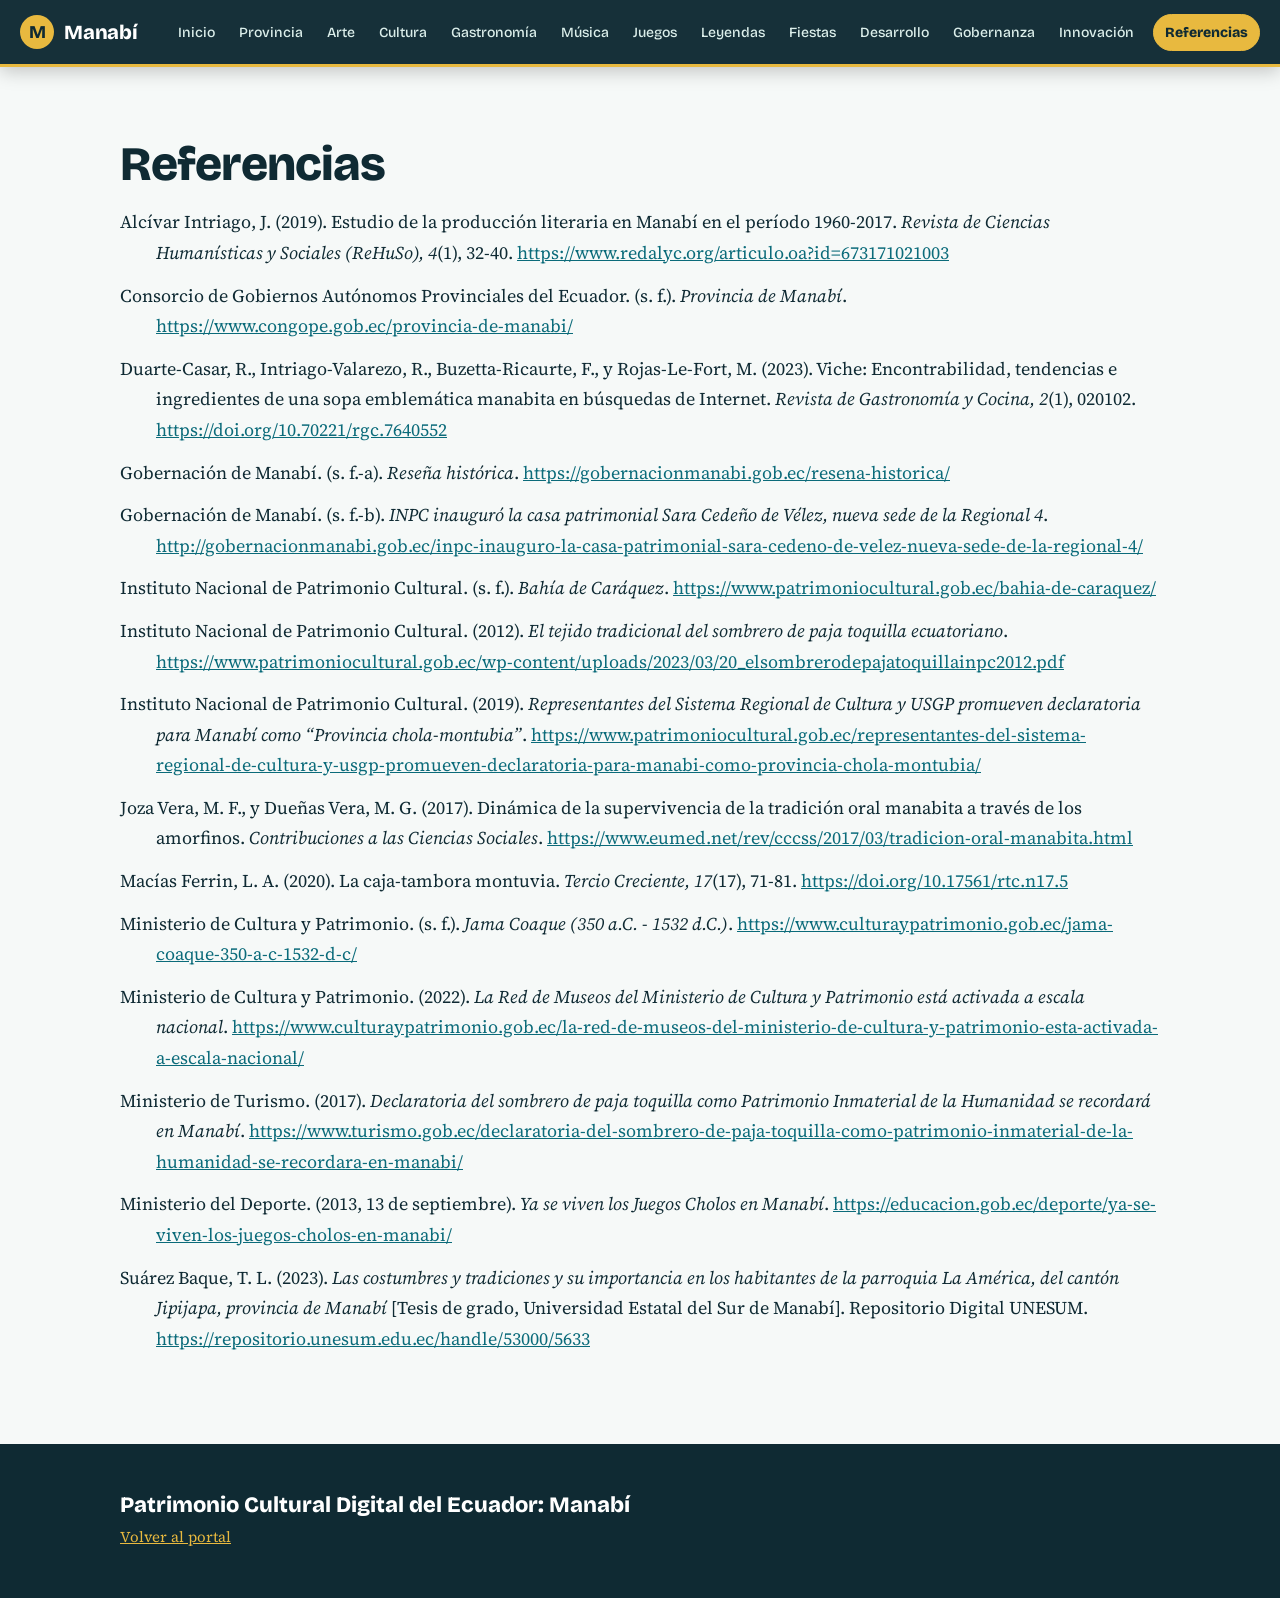
<file: referencias.html>
<!DOCTYPE html>
<html lang="es">
<head>
<meta charset="utf-8">
<meta name="viewport" content="width=device-width, initial-scale=1">
<title>Referencias | Manabí, cultura viva</title>
<link rel="preconnect" href="https://fonts.googleapis.com">
<link href="https://fonts.googleapis.com/css2?family=Bricolage+Grotesque:wght@500;800&family=Source+Serif+4:ital,wght@0,400;0,600;1,400&display=swap" rel="stylesheet">
<link rel="stylesheet" href="style.css">
</head>
<body>

<nav class="navbar" id="menu" aria-label="Navegación">
  <div class="nav-in"><a class="brand" href="index.html"><i>M</i>Manabí</a>
   <button class="burger" aria-label="Abrir menú" aria-expanded="false"><span></span><span></span><span></span></button>
   <div class="links"><a href="index.html">Inicio</a><a href="index.html#provincia">Provincia</a><a href="index.html#arte">Arte</a><a href="index.html#cultura">Cultura</a><a href="index.html#gastronomia">Gastronomía</a><a href="index.html#musica">Música</a><a href="index.html#juegos">Juegos</a><a href="index.html#leyendas">Leyendas</a><a href="index.html#fiestas">Fiestas</a><a href="index.html#desarrollo">Desarrollo</a><a href="index.html#gobernanza">Gobernanza</a><a href="index.html#innovacion">Innovación</a><a class="ref activo" href="referencias.html">Referencias</a></div></div>
</nav>

<section>
  <div class="in">
    <h2>Referencias</h2>
    <ol class="refs" id="lista" style="padding:0"></ol>
  </div>
</section>

<footer>
  <div class="in">
    <div>
      <h3>Patrimonio Cultural Digital del Ecuador: Manabí</h3>
      <p><a href="index.html">Volver al portal</a></p>
    </div>
  </div>
</footer>

<script>
const A = (u) => `<a href="${u}" target="_blank" rel="noopener">${u}</a>`;
const REFERENCIAS = [
  `Alcívar Intriago, J. (2019). Estudio de la producción literaria en Manabí en el período 1960-2017. <em>Revista de Ciencias Humanísticas y Sociales (ReHuSo), 4</em>(1), 32-40. ${A("https://www.redalyc.org/articulo.oa?id=673171021003")}`,
  `Consorcio de Gobiernos Autónomos Provinciales del Ecuador. (s. f.). <em>Provincia de Manabí</em>. ${A("https://www.congope.gob.ec/provincia-de-manabi/")}`,
  `Duarte-Casar, R., Intriago-Valarezo, R., Buzetta-Ricaurte, F., y Rojas-Le-Fort, M. (2023). Viche: Encontrabilidad, tendencias e ingredientes de una sopa emblemática manabita en búsquedas de Internet. <em>Revista de Gastronomía y Cocina, 2</em>(1), 020102. ${A("https://doi.org/10.70221/rgc.7640552")}`,
  `Gobernación de Manabí. (s. f.-a). <em>Reseña histórica</em>. ${A("https://gobernacionmanabi.gob.ec/resena-historica/")}`,
  `Gobernación de Manabí. (s. f.-b). <em>INPC inauguró la casa patrimonial Sara Cedeño de Vélez, nueva sede de la Regional 4</em>. ${A("http://gobernacionmanabi.gob.ec/inpc-inauguro-la-casa-patrimonial-sara-cedeno-de-velez-nueva-sede-de-la-regional-4/")}`,
  `Instituto Nacional de Patrimonio Cultural. (s. f.). <em>Bahía de Caráquez</em>. ${A("https://www.patrimoniocultural.gob.ec/bahia-de-caraquez/")}`,
  `Instituto Nacional de Patrimonio Cultural. (2012). <em>El tejido tradicional del sombrero de paja toquilla ecuatoriano</em>. ${A("https://www.patrimoniocultural.gob.ec/wp-content/uploads/2023/03/20_elsombrerodepajatoquillainpc2012.pdf")}`,
  `Instituto Nacional de Patrimonio Cultural. (2019). <em>Representantes del Sistema Regional de Cultura y USGP promueven declaratoria para Manabí como “Provincia chola-montubia”</em>. ${A("https://www.patrimoniocultural.gob.ec/representantes-del-sistema-regional-de-cultura-y-usgp-promueven-declaratoria-para-manabi-como-provincia-chola-montubia/")}`,
  `Joza Vera, M. F., y Dueñas Vera, M. G. (2017). Dinámica de la supervivencia de la tradición oral manabita a través de los amorfinos. <em>Contribuciones a las Ciencias Sociales</em>. ${A("https://www.eumed.net/rev/cccss/2017/03/tradicion-oral-manabita.html")}`,
  `Macías Ferrin, L. A. (2020). La caja-tambora montuvia. <em>Tercio Creciente, 17</em>(17), 71-81. ${A("https://doi.org/10.17561/rtc.n17.5")}`,
  `Ministerio de Cultura y Patrimonio. (s. f.). <em>Jama Coaque (350 a.C. - 1532 d.C.)</em>. ${A("https://www.culturaypatrimonio.gob.ec/jama-coaque-350-a-c-1532-d-c/")}`,
  `Ministerio de Cultura y Patrimonio. (2022). <em>La Red de Museos del Ministerio de Cultura y Patrimonio está activada a escala nacional</em>. ${A("https://www.culturaypatrimonio.gob.ec/la-red-de-museos-del-ministerio-de-cultura-y-patrimonio-esta-activada-a-escala-nacional/")}`,
  `Ministerio de Turismo. (2017). <em>Declaratoria del sombrero de paja toquilla como Patrimonio Inmaterial de la Humanidad se recordará en Manabí</em>. ${A("https://www.turismo.gob.ec/declaratoria-del-sombrero-de-paja-toquilla-como-patrimonio-inmaterial-de-la-humanidad-se-recordara-en-manabi/")}`,
  `Ministerio del Deporte. (2013, 13 de septiembre). <em>Ya se viven los Juegos Cholos en Manabí</em>. ${A("https://educacion.gob.ec/deporte/ya-se-viven-los-juegos-cholos-en-manabi/")}`,
  `Suárez Baque, T. L. (2023). <em>Las costumbres y tradiciones y su importancia en los habitantes de la parroquia La América, del cantón Jipijapa, provincia de Manabí</em> [Tesis de grado, Universidad Estatal del Sur de Manabí]. Repositorio Digital UNESUM. ${A("https://repositorio.unesum.edu.ec/handle/53000/5633")}`
];
document.getElementById("lista").innerHTML = REFERENCIAS.map(r => `<li>${r}</li>`).join("");

(function(){const nav=document.getElementById("menu"),btn=nav.querySelector(".burger");
btn.addEventListener("click",()=>{const o=nav.classList.toggle("abierto");btn.setAttribute("aria-expanded",o);});})();
</script>
</body>
</html>
</file>
<file: style.css>
:root{--tinta:#0f2a33;--mar:#0b6b7a;--espuma:#dcefeb;--paja:#e8b93f;--hoja:#f6f9f8;--coral:#c4442f;
--ft-t:'Bricolage Grotesque',system-ui,sans-serif;--ft-c:'Source Serif 4',Georgia,serif}
*{box-sizing:border-box}html{scroll-behavior:smooth;scroll-padding-top:76px}
body{margin:0;background:var(--hoja);color:var(--tinta);font:18px/1.7 var(--ft-c)}
a{color:var(--mar)}a:focus-visible,button:focus-visible{outline:3px solid var(--coral);outline-offset:2px}
.hero{background:var(--mar);color:#fff;position:relative;overflow:hidden;padding:12vh 6vw 22vh}
.hero:before{content:"";position:absolute;right:-8vw;top:-10vw;width:38vw;height:38vw;max-width:460px;max-height:460px;border-radius:50%;background:var(--paja)}
.hero h1{font:800 clamp(64px,16vw,190px)/.9 var(--ft-t);margin:0;letter-spacing:-.04em;position:relative}
.hero p{font:500 clamp(18px,2.4vw,26px)/1.4 var(--ft-t);max-width:560px;margin:24px 0 0;position:relative}
.hero svg{position:absolute;left:0;bottom:-1px;width:100%;height:14vh}
.hero a.btn{display:inline-block;margin-top:28px;background:var(--hoja);color:var(--tinta);padding:12px 22px;border-radius:999px;font:800 16px var(--ft-t);text-decoration:none;position:relative}
section{padding:72px 6vw}section:nth-of-type(even){background:var(--espuma)}
.in{max-width:1040px;margin:auto}
h2{font:800 clamp(30px,5vw,48px)/1.05 var(--ft-t);margin:0 0 6px;letter-spacing:-.02em}
.autor{font:500 14px var(--ft-t);color:var(--mar);margin:0 0 24px}
.cols{display:grid;grid-template-columns:1.15fr 1fr;gap:40px;align-items:start}
.txt p{max-width:62ch;margin:0 0 16px}
.ph{position:relative;aspect-ratio:4/3;border-radius:6px;overflow:hidden;background:repeating-linear-gradient(45deg,#cfe3df 0 12px,#e2f0ed 12px 24px);display:grid;place-items:center;color:var(--mar);font:500 14px var(--ft-t);text-align:center;padding:12px}
.ph img{position:absolute;inset:0;width:100%;height:100%;object-fit:cover}
figcaption{font-size:14px;margin-top:6px;opacity:.8}
.items{display:grid;grid-template-columns:repeat(auto-fit,minmax(230px,1fr));gap:20px;margin-top:40px}
.item{border-left:4px solid var(--paja);padding:2px 0 2px 16px}
.item h3{font:800 20px/1.2 var(--ft-t);margin:0 0 4px}.item p{margin:0;font-size:16px;line-height:1.55}
.fuentes{font-size:14px;margin-top:20px;opacity:.85}
.media{display:grid;grid-template-columns:1fr 1fr;gap:32px;margin-top:28px}
.media .ph{aspect-ratio:16/10}.media iframe{width:100%;aspect-ratio:16/9;border:0;border-radius:6px}
.refs li{margin-bottom:12px;padding-left:2em;text-indent:-2em;list-style:none}
footer{background:var(--tinta);color:#fff;padding:48px 6vw}
footer .in{display:flex;gap:32px;flex-wrap:wrap;align-items:center;justify-content:space-between}
footer h3{font:800 22px var(--ft-t);margin:0 0 6px}footer p{margin:0;font-size:15px;max-width:52ch}footer a{color:var(--paja)}
.qr{width:128px;height:128px;background:#fff;border-radius:6px;display:grid;place-items:center;color:var(--tinta);font:500 12px var(--ft-t);position:relative;overflow:hidden;text-align:center}
.qr img{position:absolute;inset:0;width:100%;height:100%}
@media(max-width:760px){.cols,.media{grid-template-columns:1fr}section{padding:56px 6vw}}
@media(prefers-reduced-motion:reduce){html{scroll-behavior:auto}}

/* ===== Barra de navegación ===== */
.navbar{position:sticky;top:0;z-index:20;background:rgba(15,42,51,.97);backdrop-filter:blur(8px);box-shadow:0 4px 18px rgba(0,0,0,.22);border-bottom:3px solid var(--paja)}
.navbar .nav-in{max-width:1320px;margin:auto;height:64px;padding:0 20px;display:flex;align-items:center;gap:16px}
.navbar .brand{display:flex;align-items:center;gap:10px;color:#fff;text-decoration:none;font:800 20px var(--ft-t);letter-spacing:-.01em;margin-right:auto;white-space:nowrap}
.navbar .brand i{width:34px;height:34px;border-radius:50%;background:var(--paja);color:var(--tinta);display:grid;place-items:center;font:800 18px var(--ft-t);font-style:normal}
.navbar .links{display:flex;align-items:center;gap:2px}
.navbar .links a{color:#dcefeb;text-decoration:none;font:500 14px var(--ft-t);padding:9px 11px;border-radius:999px;white-space:nowrap;transition:background .15s,color .15s}
.navbar .links a:hover{background:rgba(255,255,255,.14);color:#fff}
.navbar .links a.activo{background:var(--paja);color:var(--tinta);font-weight:800}
.navbar .links a.ref{border:1.5px solid var(--paja);color:var(--paja);margin-left:6px}
.navbar .links a.ref:hover,.navbar .links a.ref.activo{background:var(--paja);color:var(--tinta)}
.navbar .burger{display:none;background:none;border:1.5px solid rgba(255,255,255,.5);color:#fff;border-radius:10px;width:44px;height:40px;cursor:pointer;padding:0;align-items:center;justify-content:center;flex-direction:column;gap:5px}
.navbar .burger span{display:block;width:20px;height:2px;background:#fff;border-radius:2px;transition:transform .2s,opacity .2s}
.navbar.abierto .burger span:nth-child(1){transform:translateY(7px) rotate(45deg)}
.navbar.abierto .burger span:nth-child(2){opacity:0}
.navbar.abierto .burger span:nth-child(3){transform:translateY(-7px) rotate(-45deg)}
@media(max-width:1230px){
  .navbar .burger{display:flex}
  .navbar .links{display:none;position:absolute;left:0;right:0;top:100%;background:var(--tinta);padding:14px 16px 18px;flex-wrap:wrap;gap:8px;box-shadow:0 14px 24px rgba(0,0,0,.28);border-bottom:3px solid var(--paja)}
  .navbar.abierto .links{display:flex}
  .navbar .links a{background:rgba(255,255,255,.08);padding:10px 16px}
  .navbar .links a.ref{margin-left:0}
}
</file>
